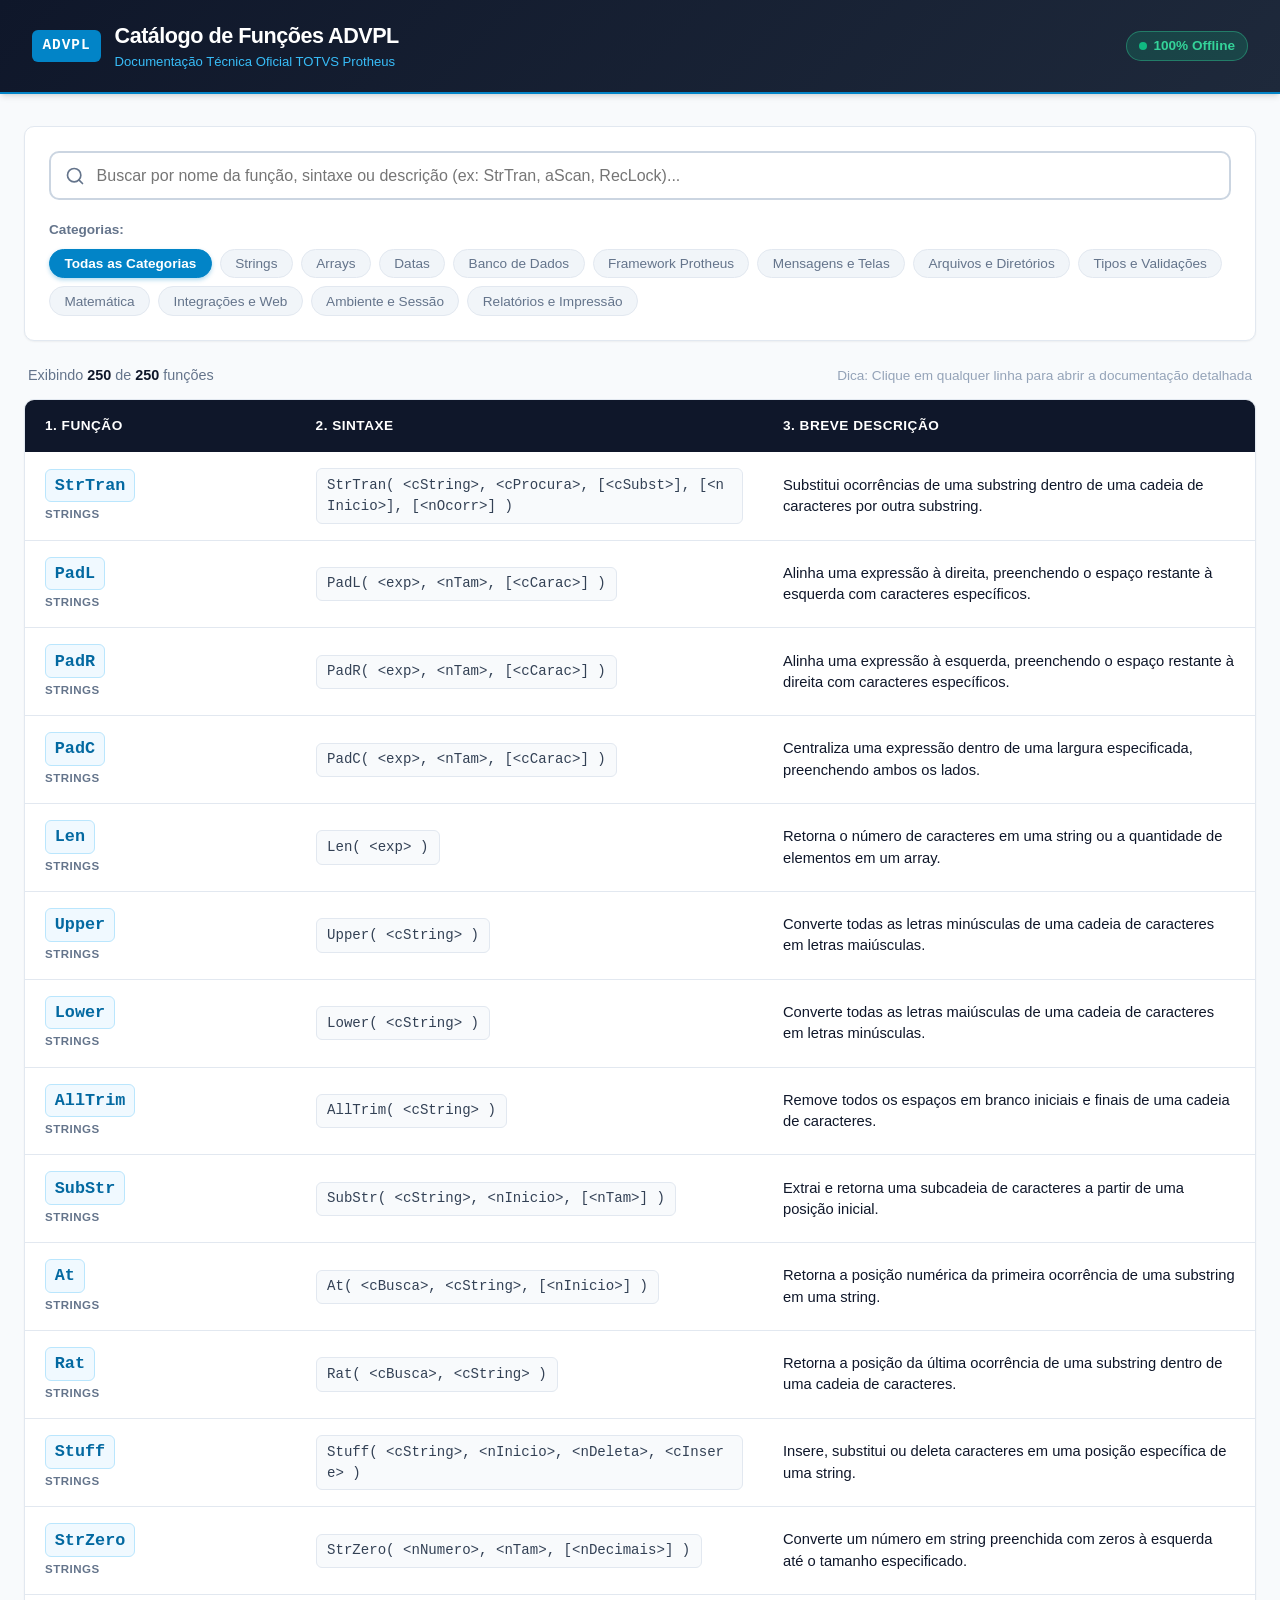
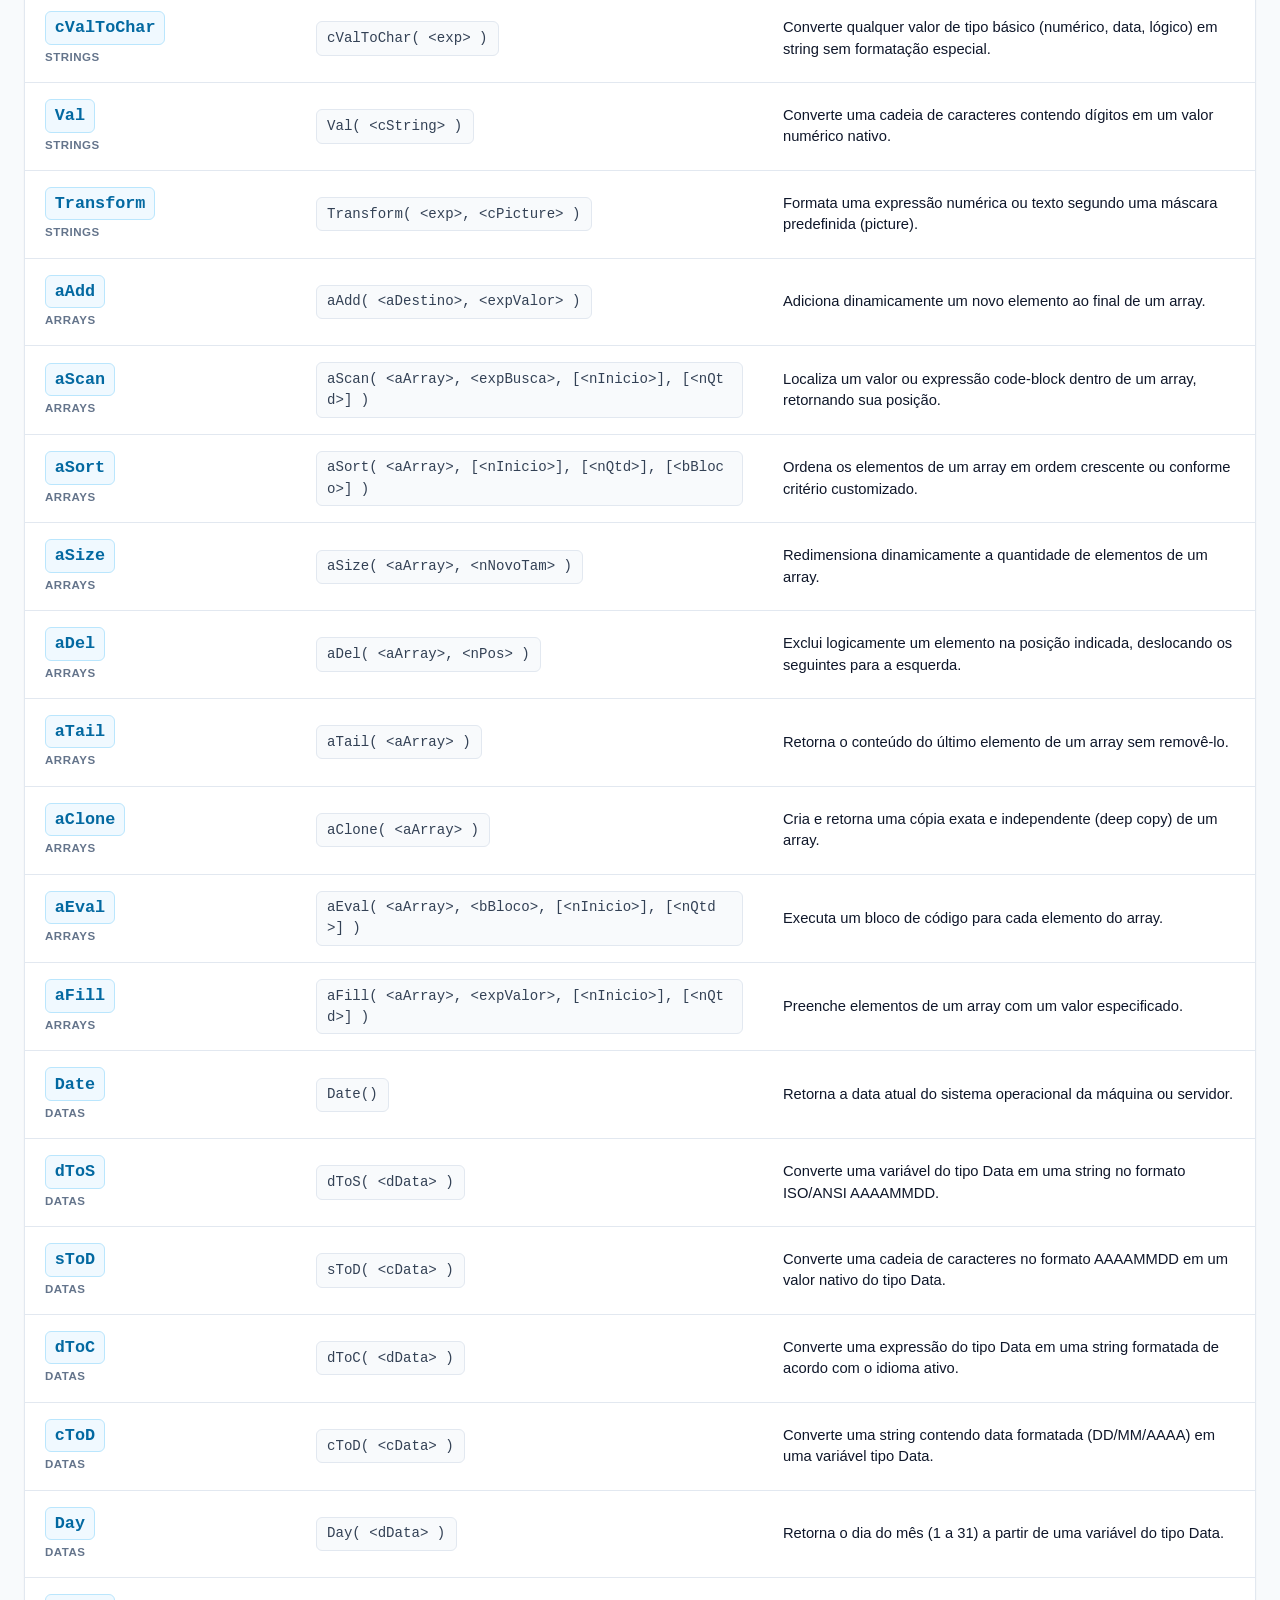
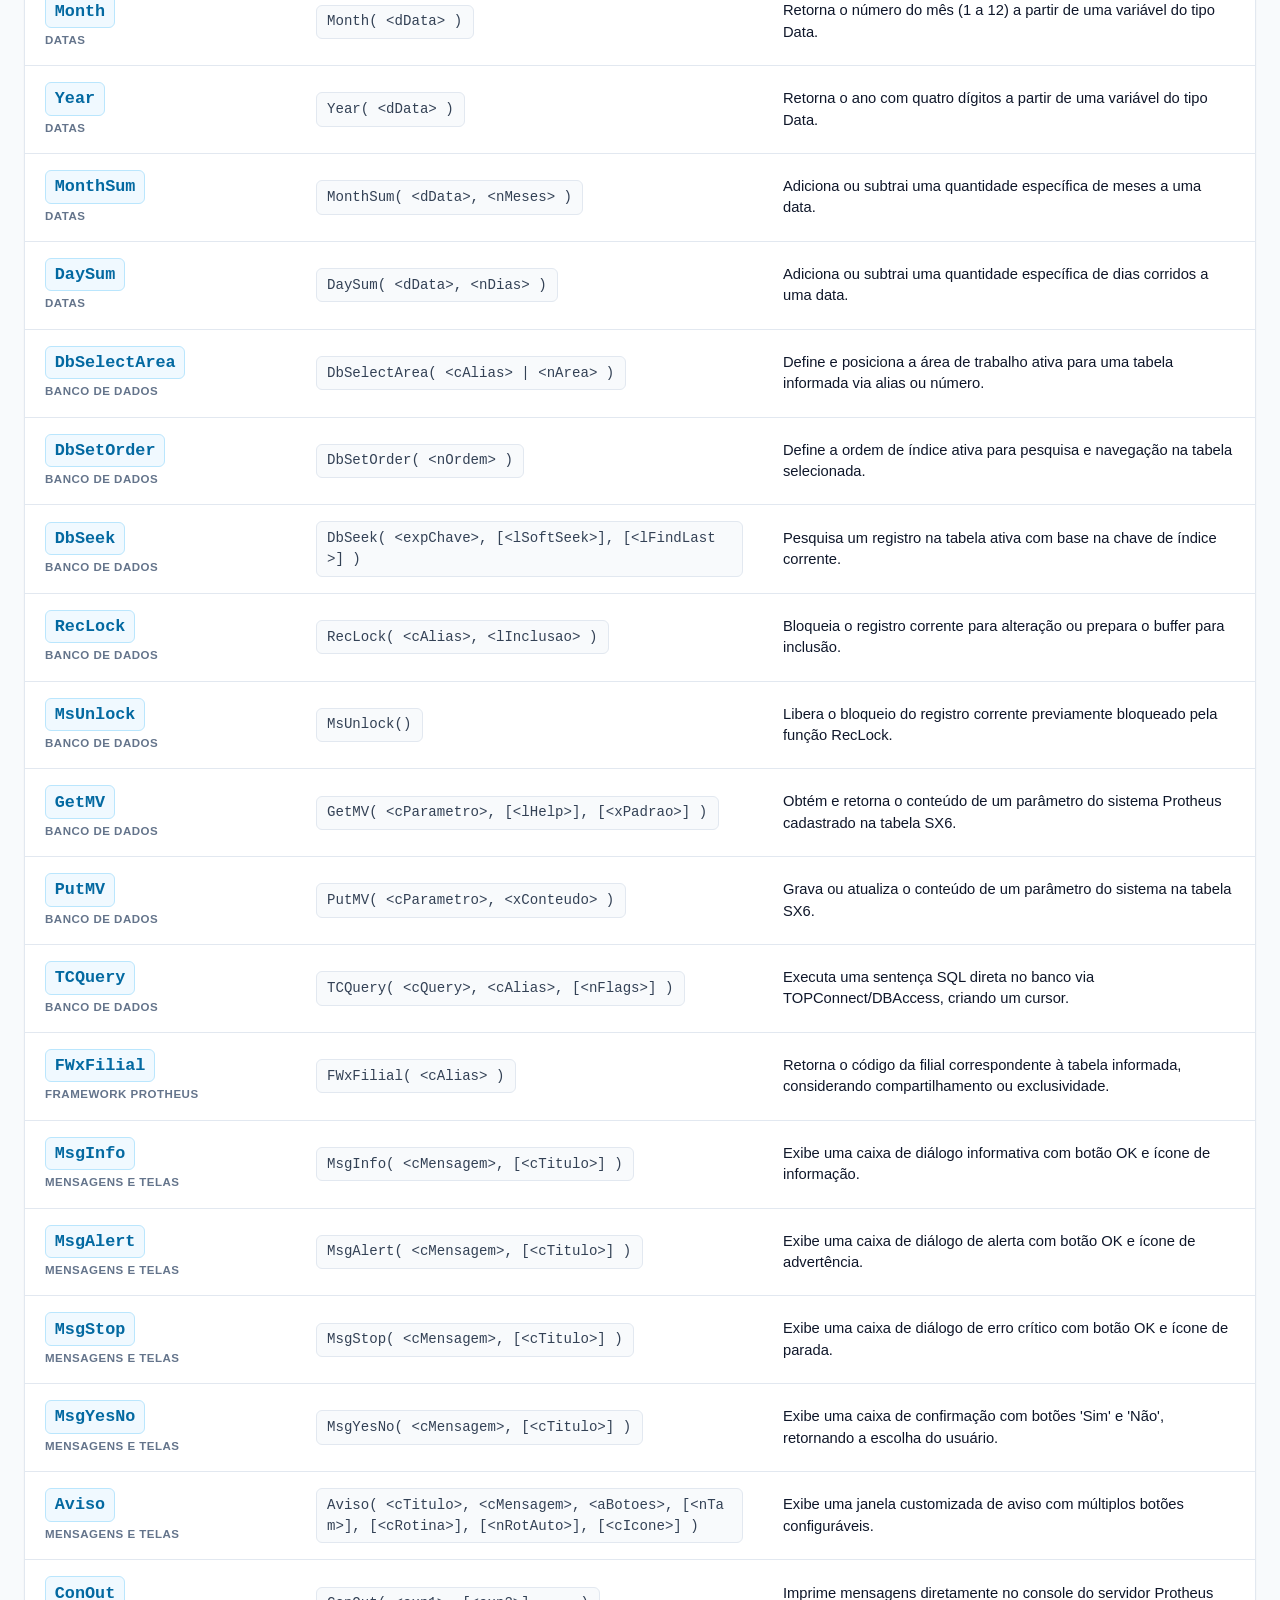
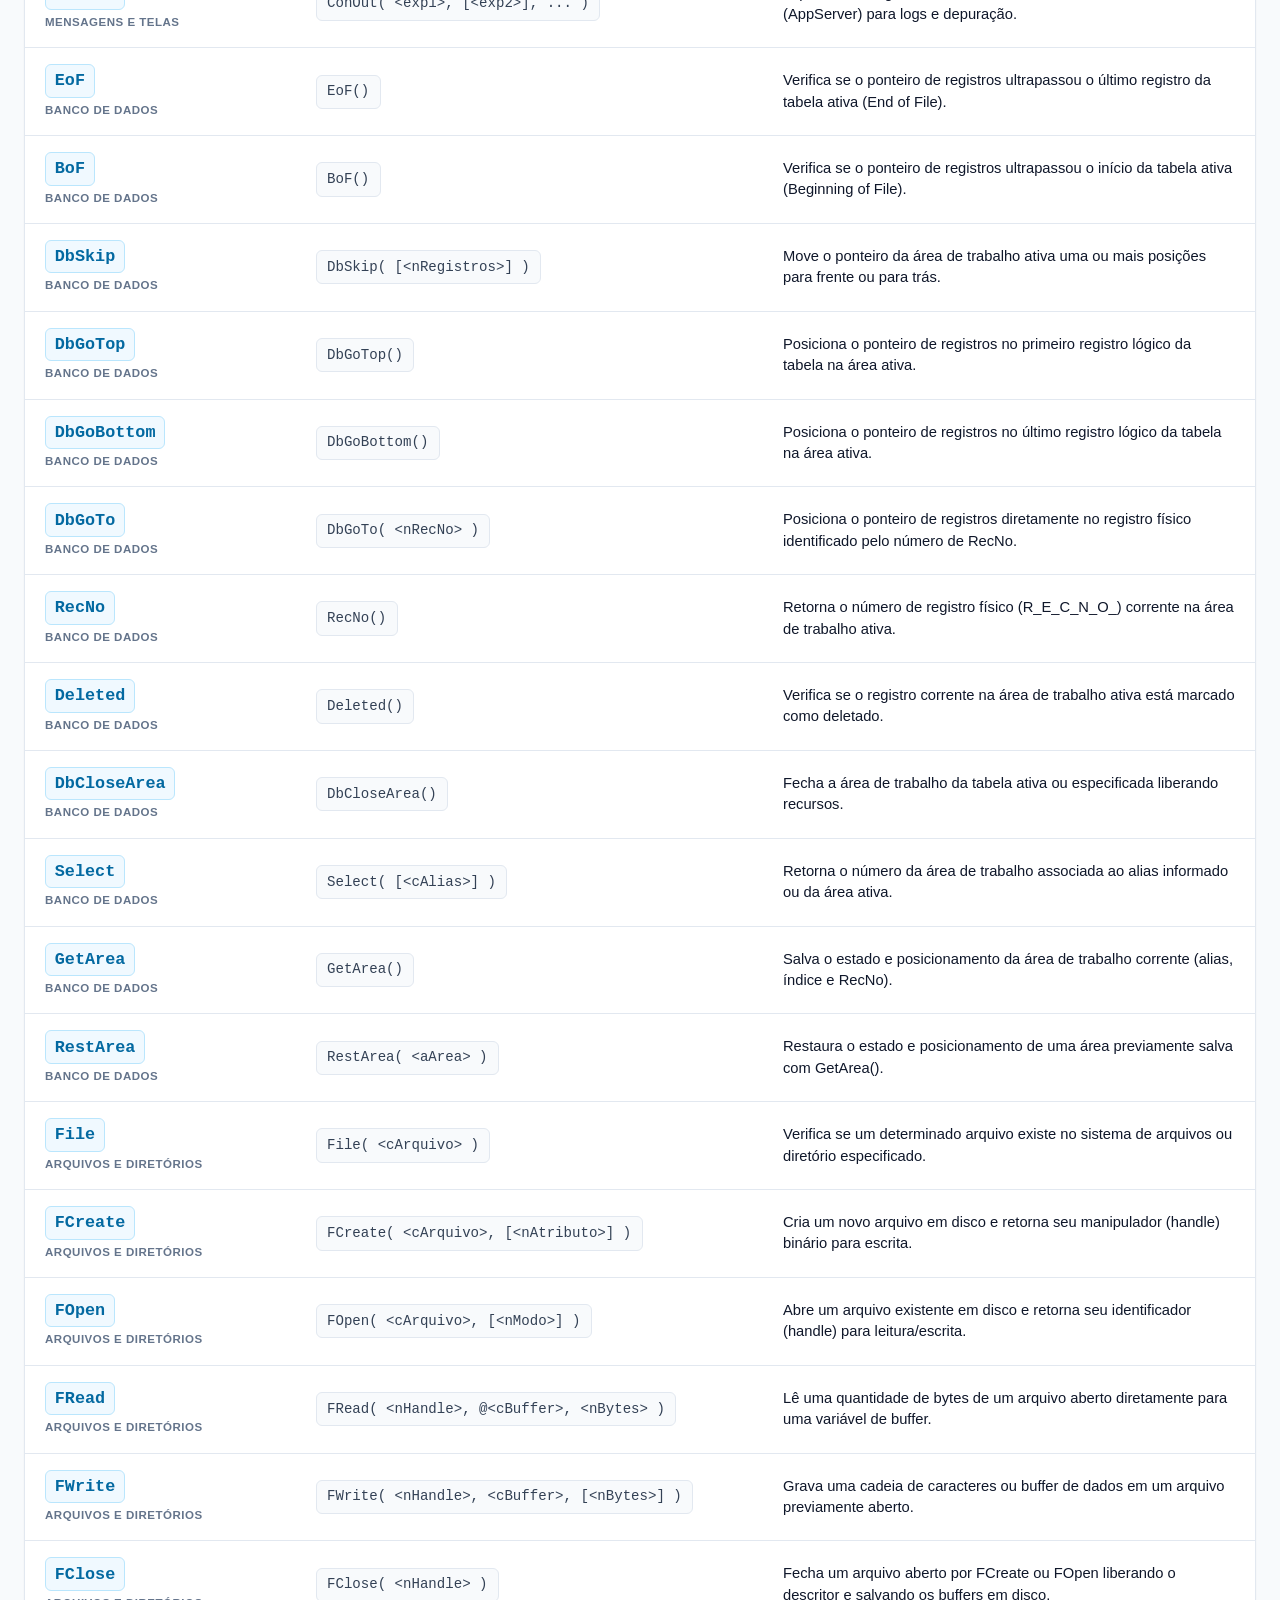
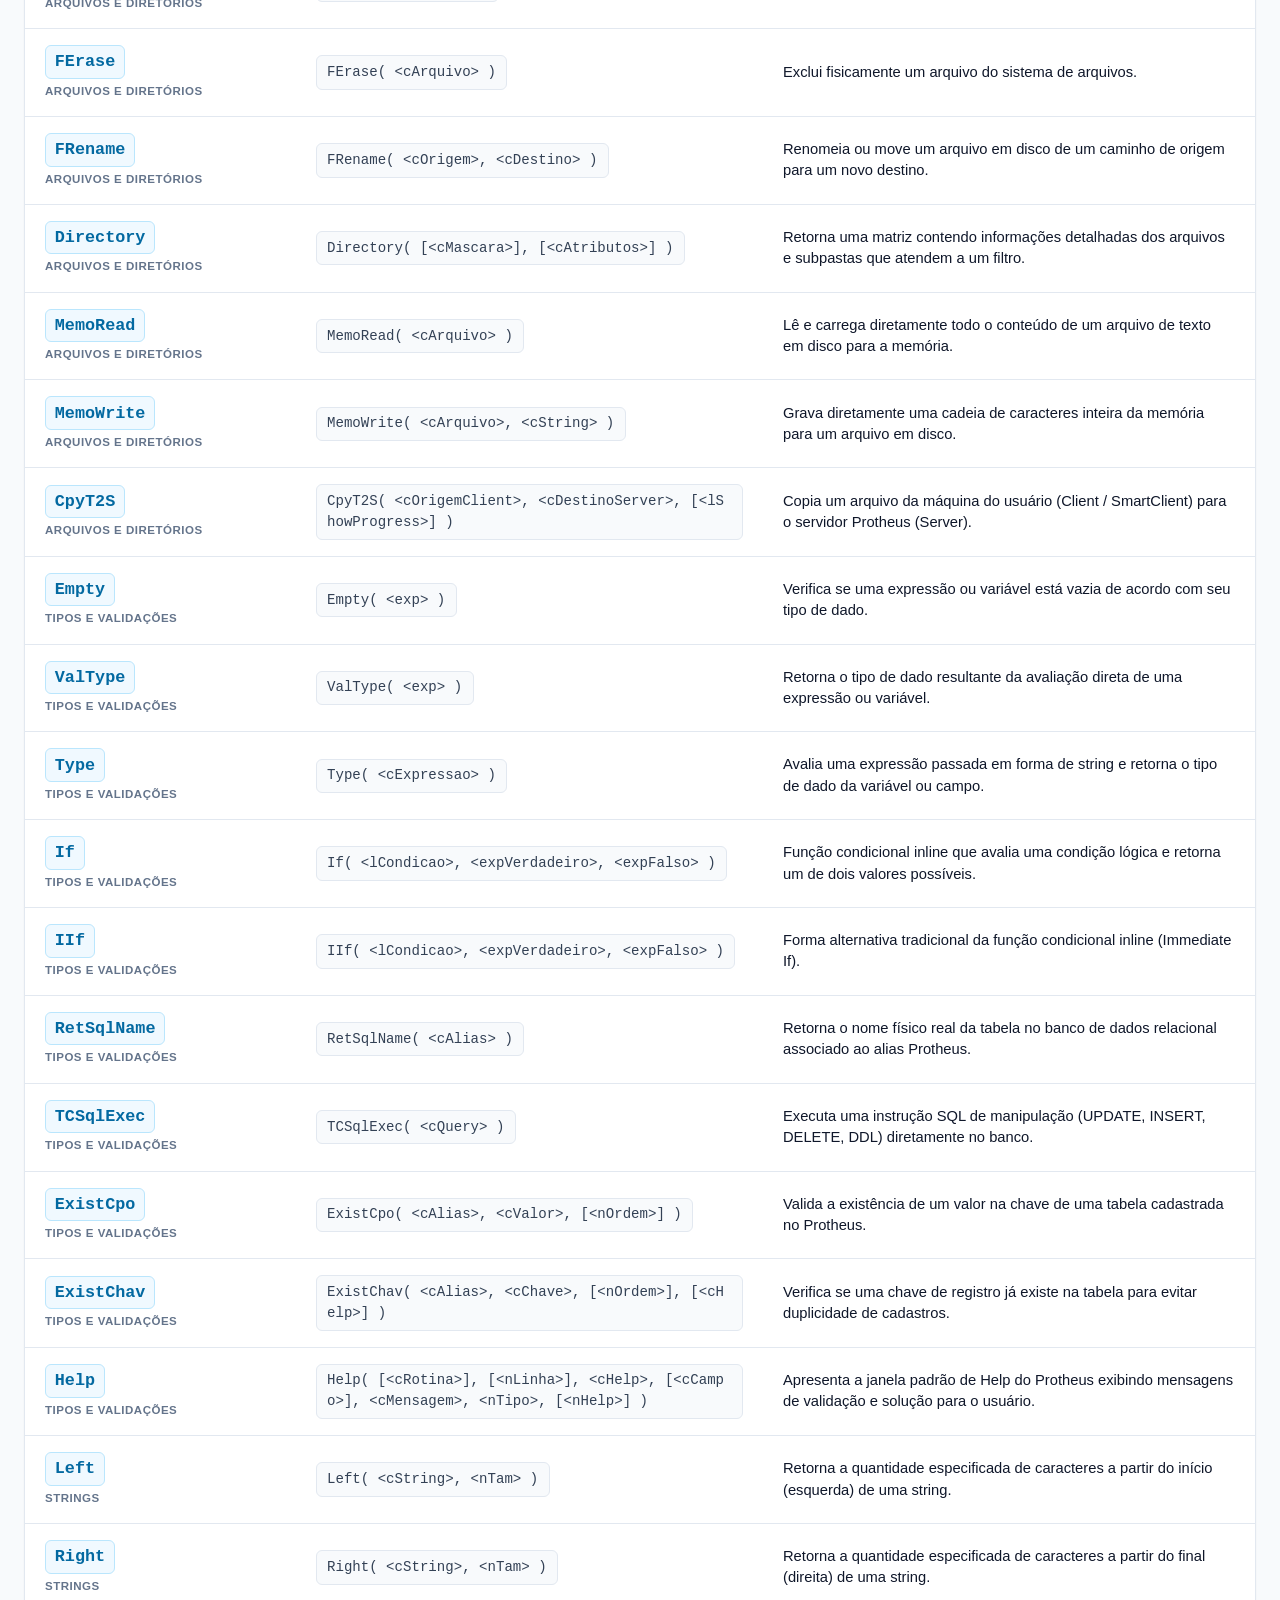
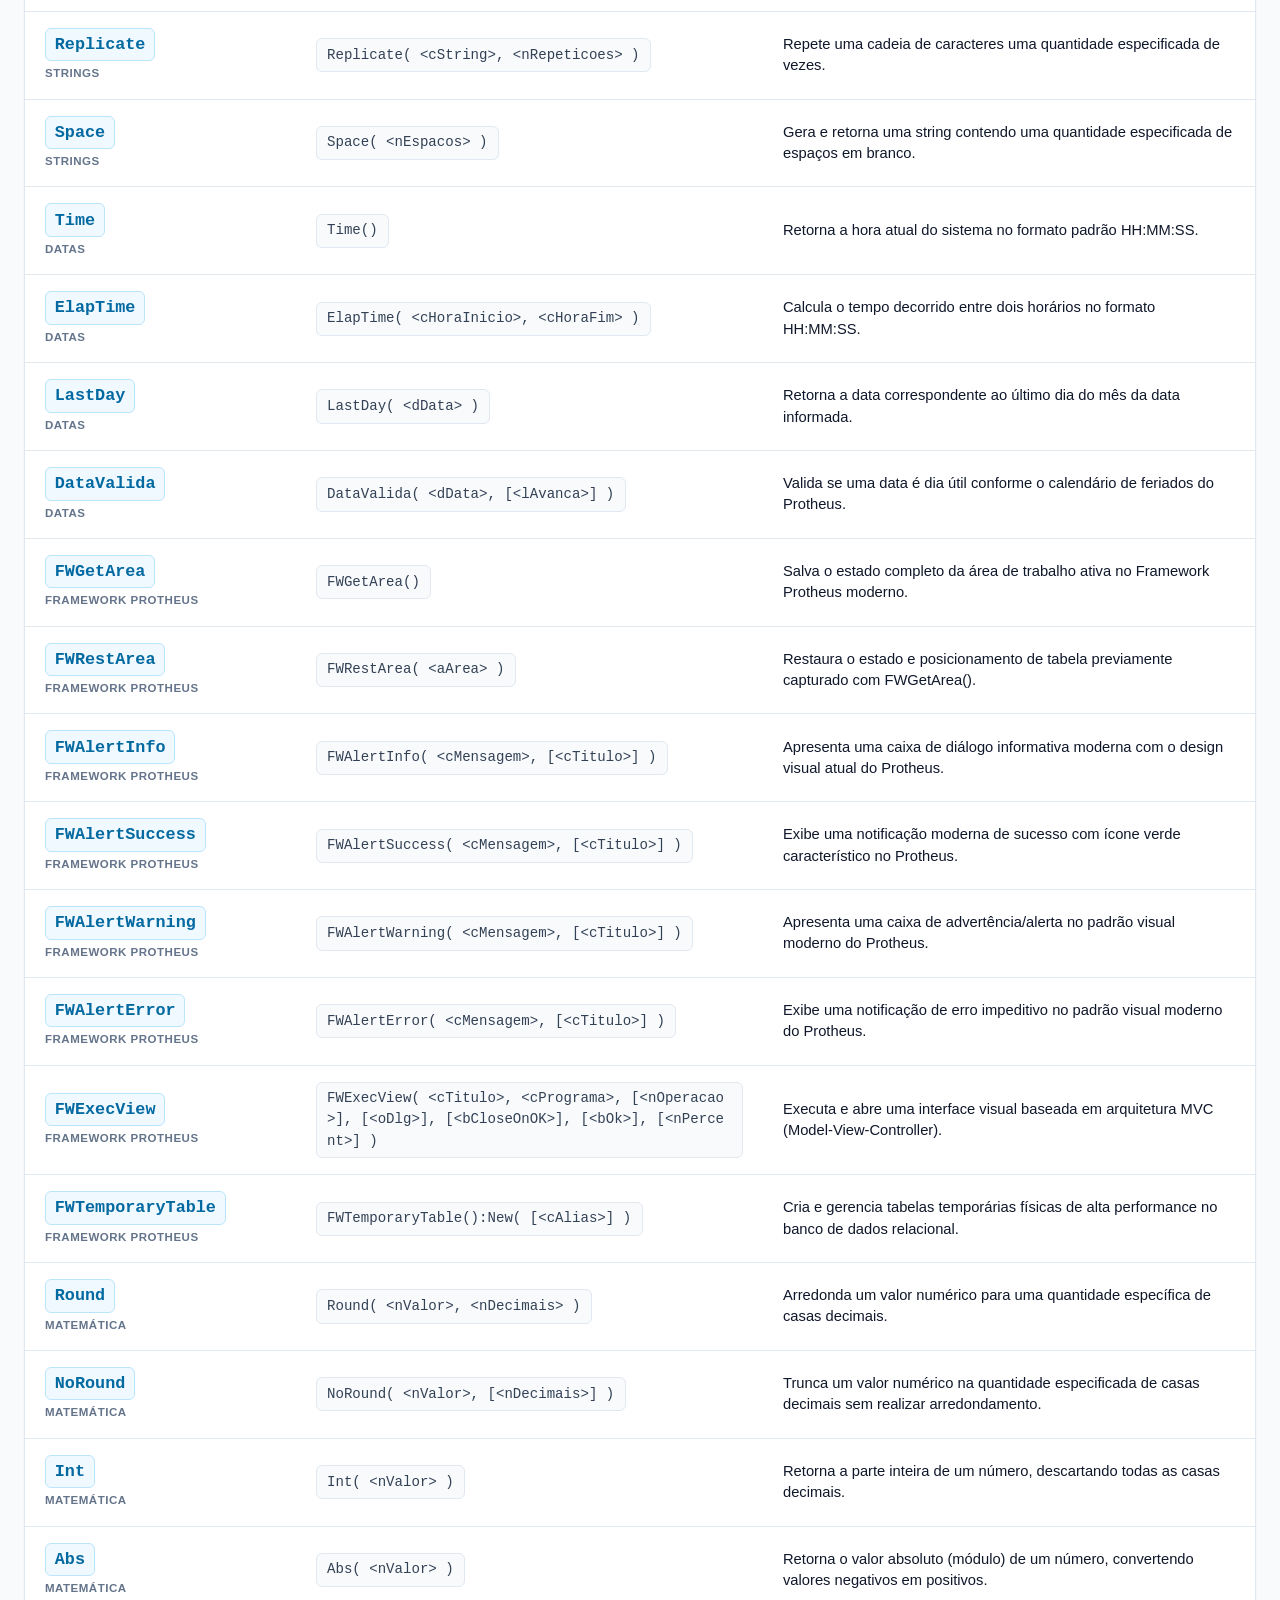
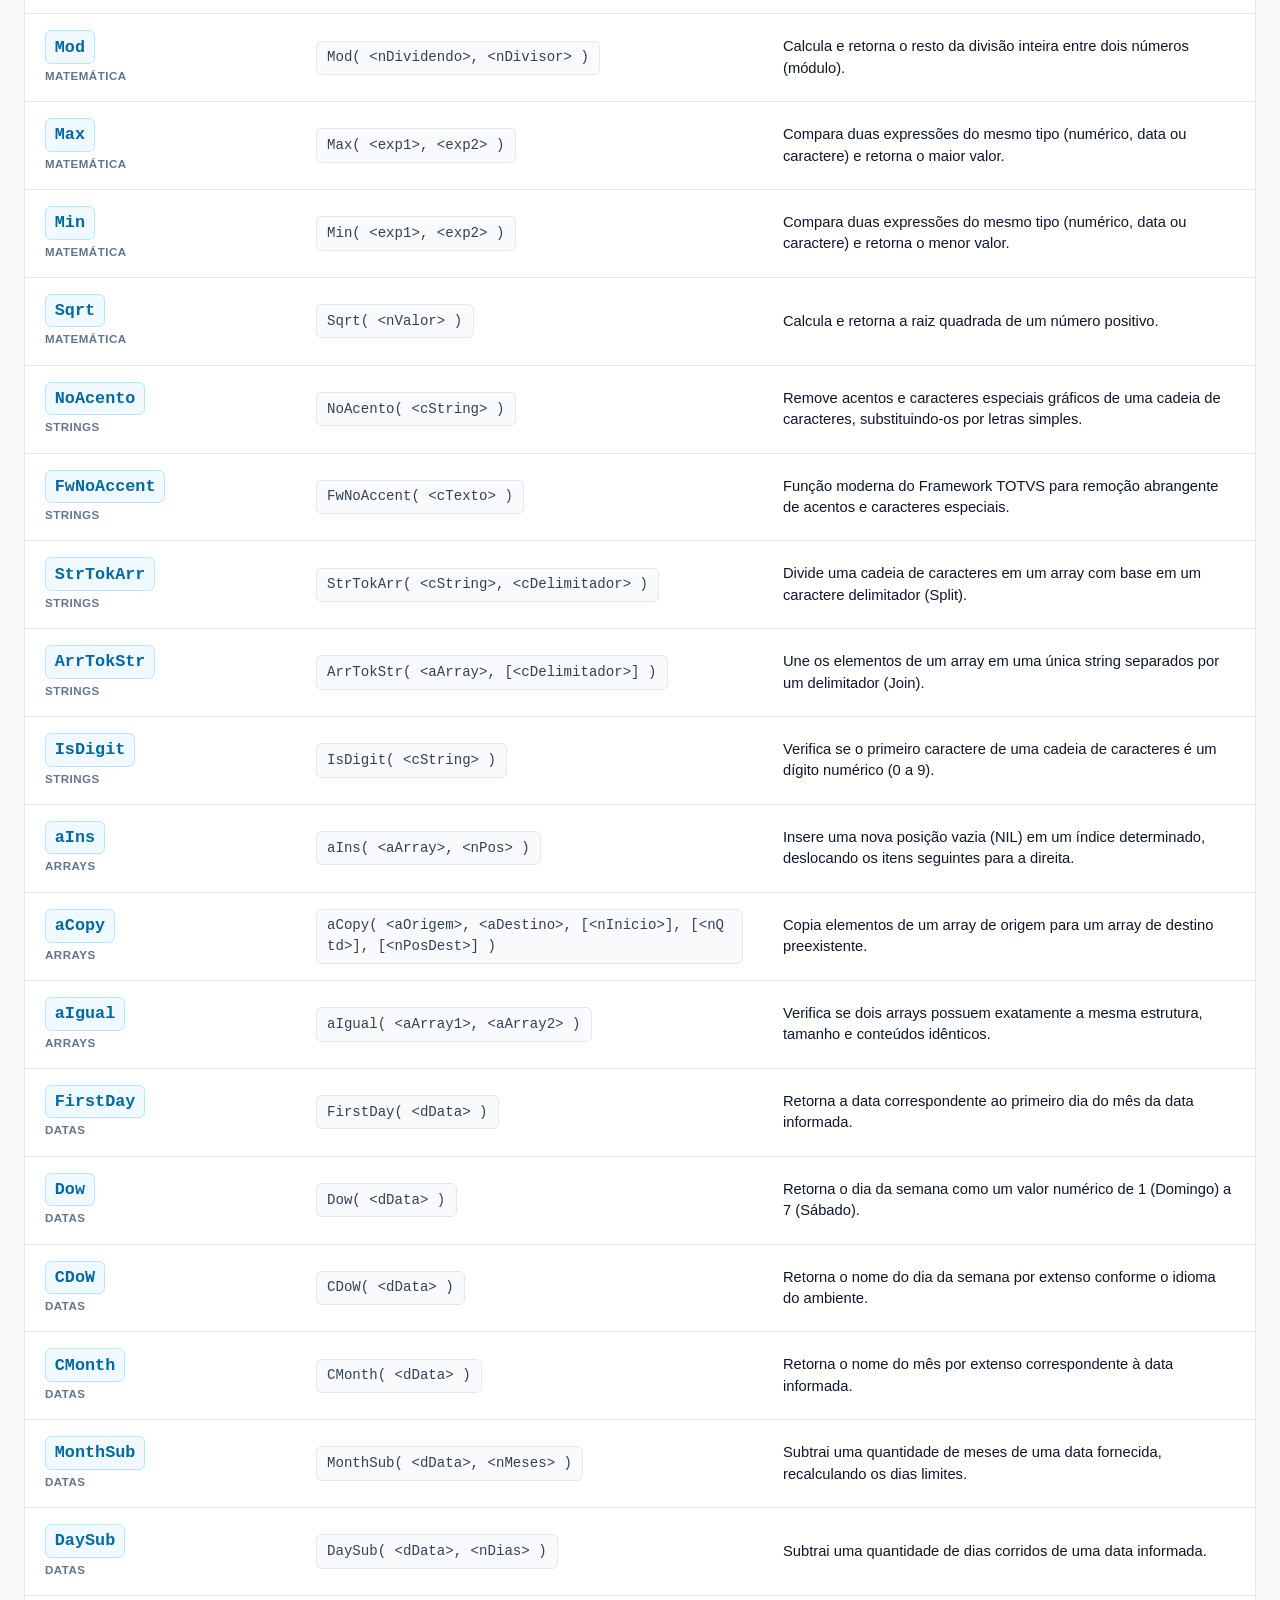
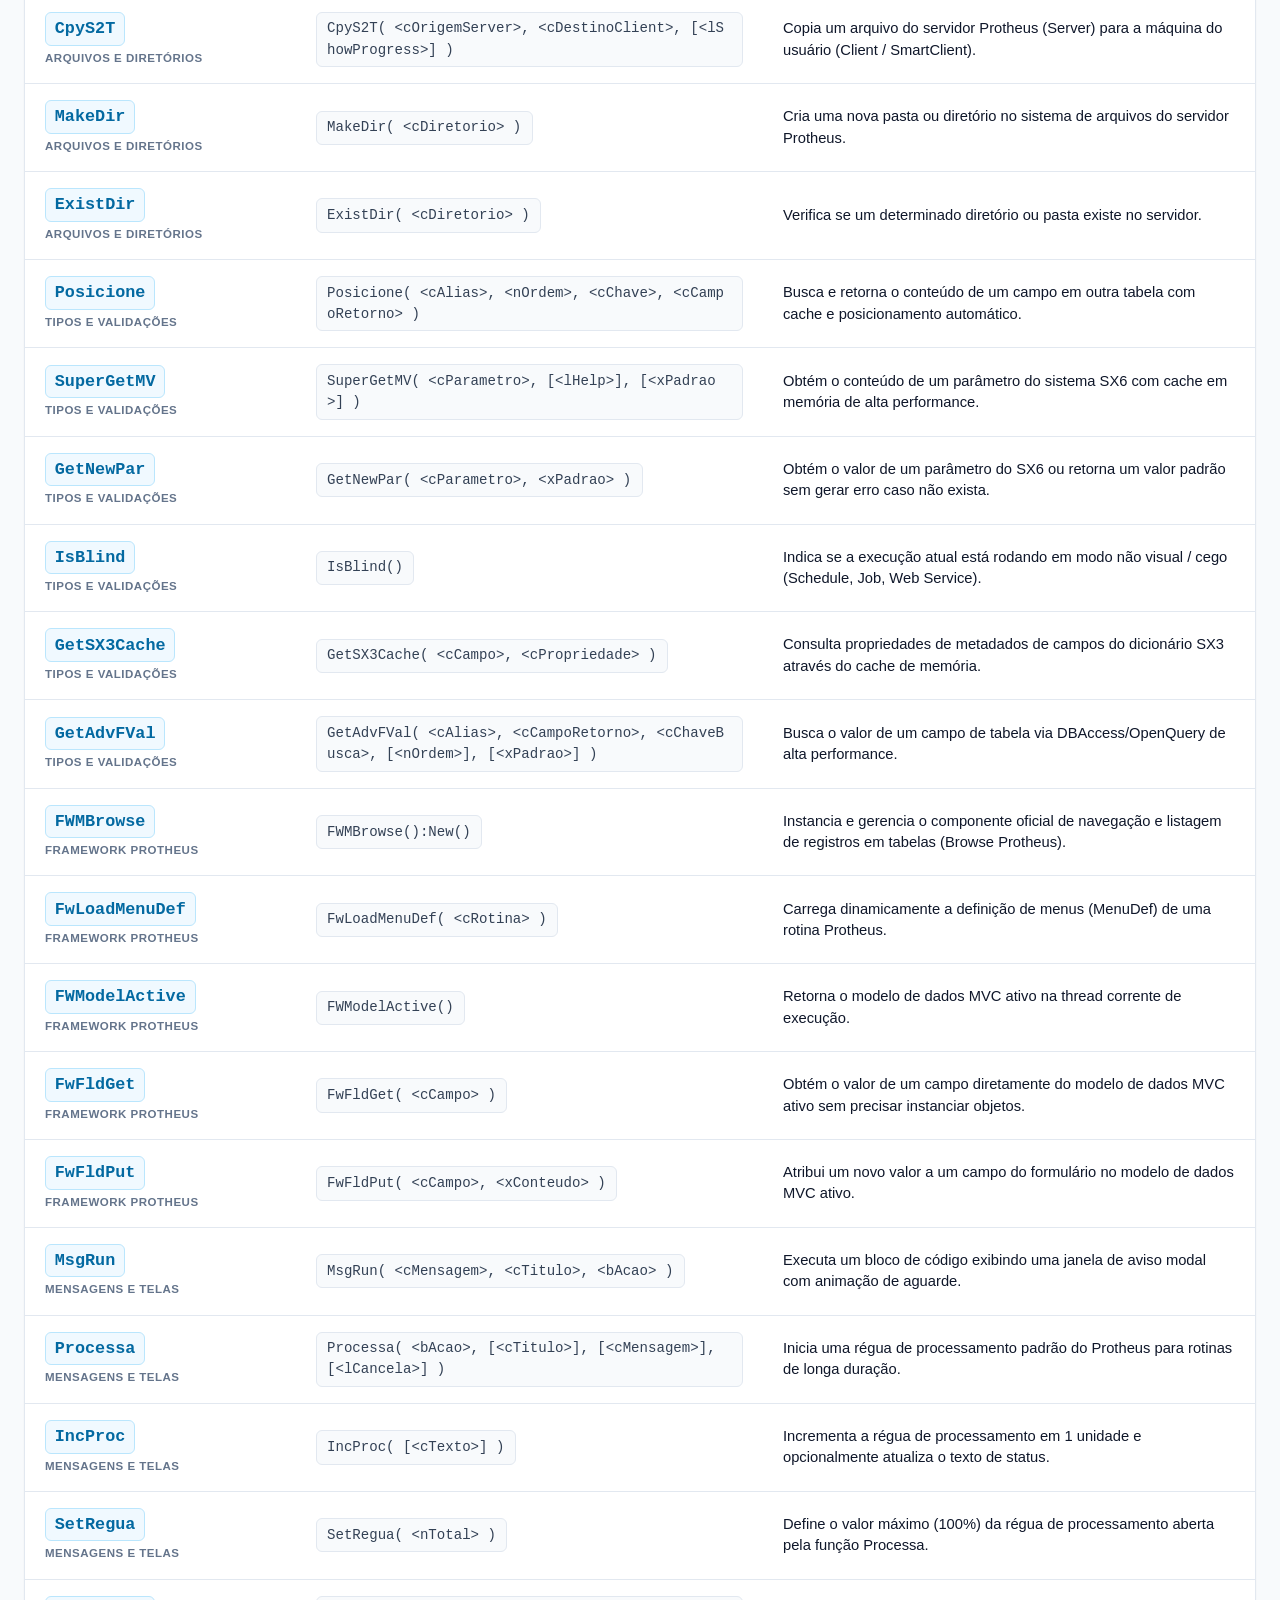
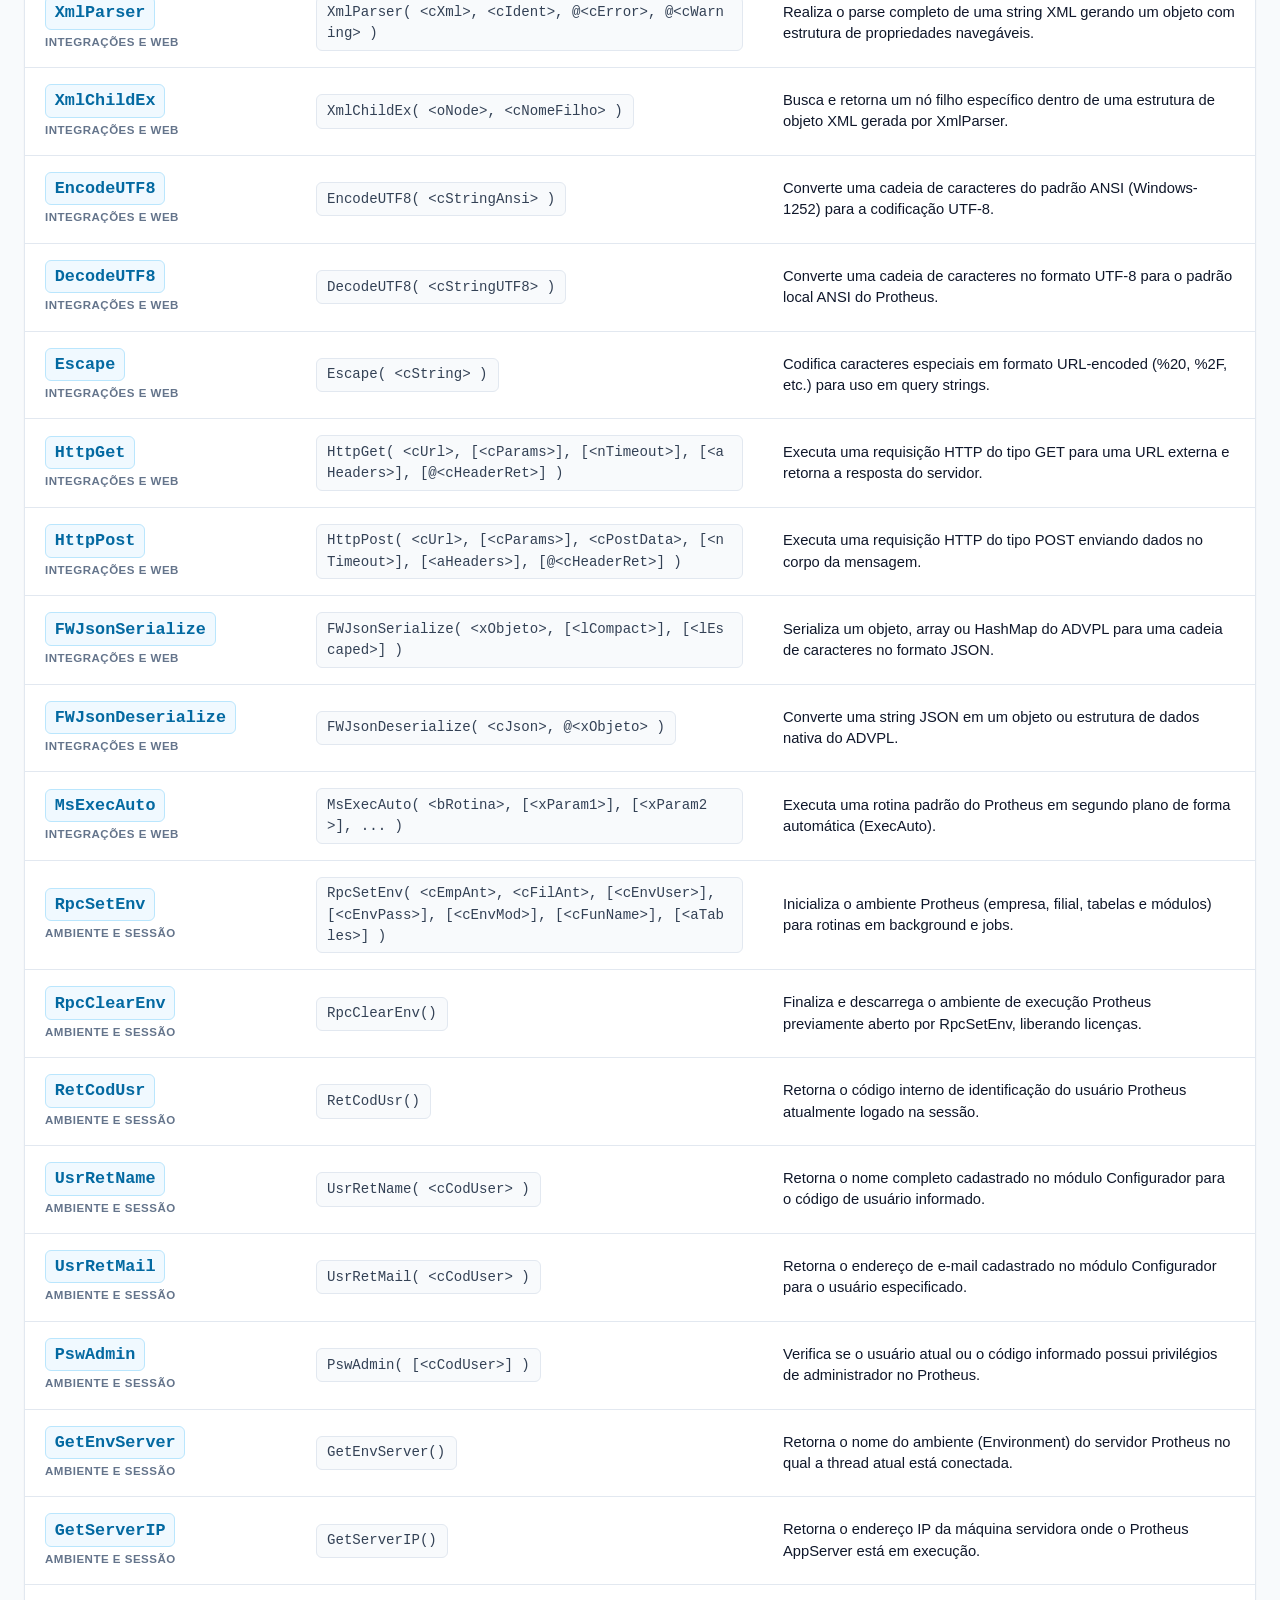
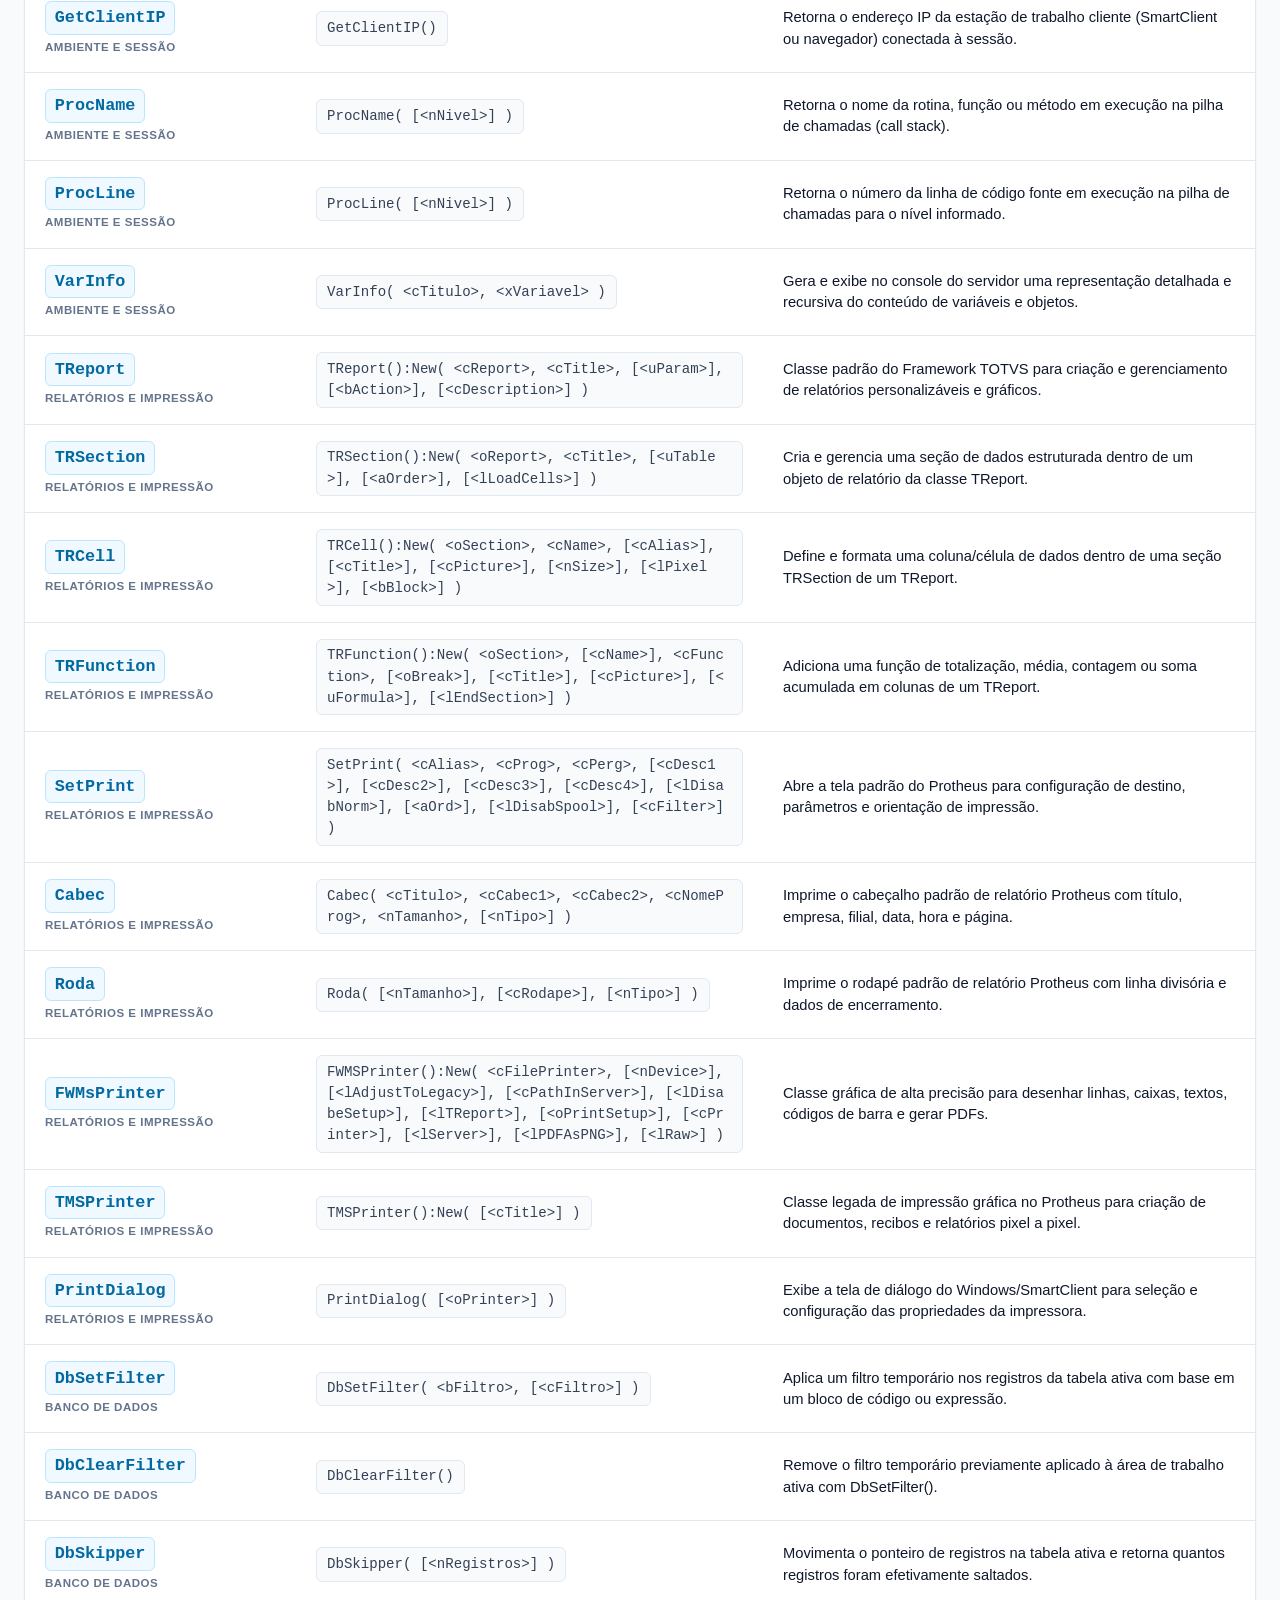
<file: index.html>
<!DOCTYPE html>
<html lang="pt-BR">
  <head>
    <meta charset="UTF-8" />
    <meta http-equiv="refresh" content="0; url=documentacao_advpl.html" />
    <title>Catálogo de Funções ADVPL / TOTVS Protheus</title>
  </head>
  <body>
    <p>Redirecionando para o <a href="documentacao_advpl.html">Catálogo ADVPL</a>...</p>
  </body>
</html>
</file>
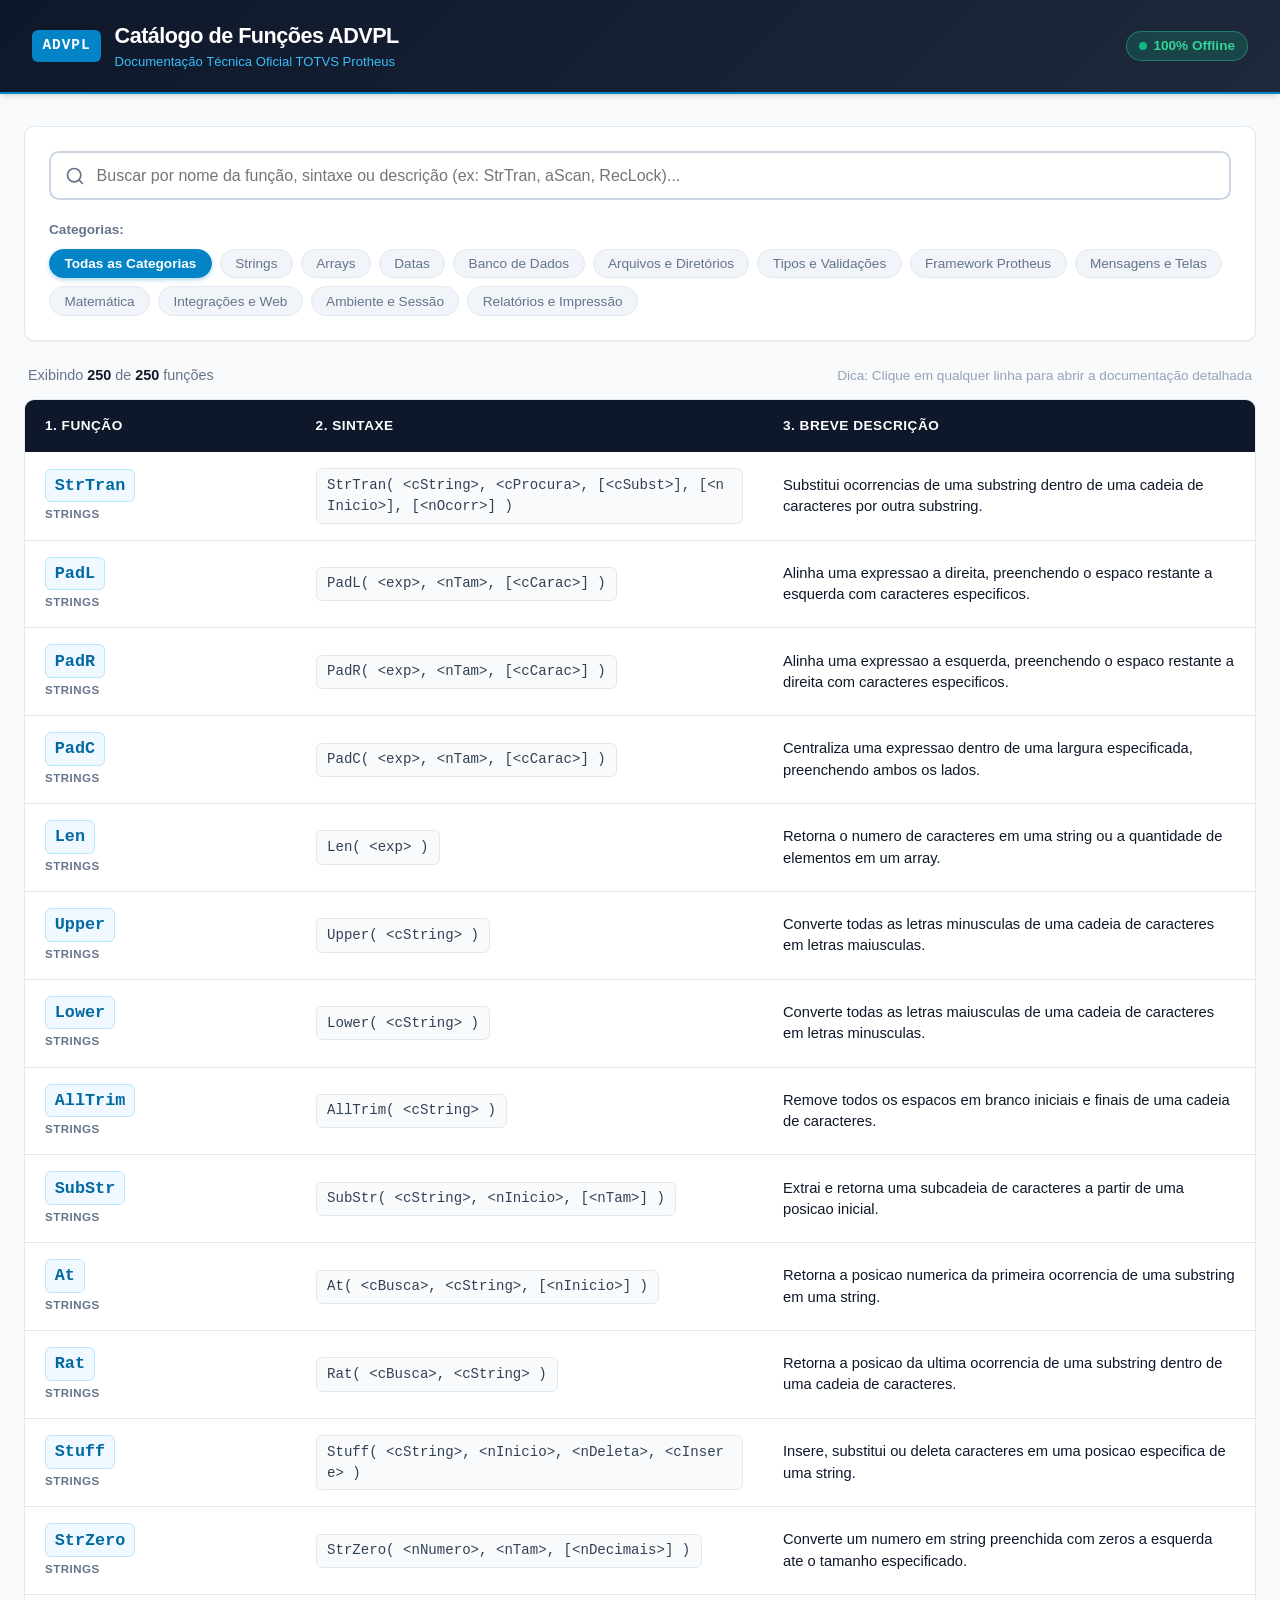
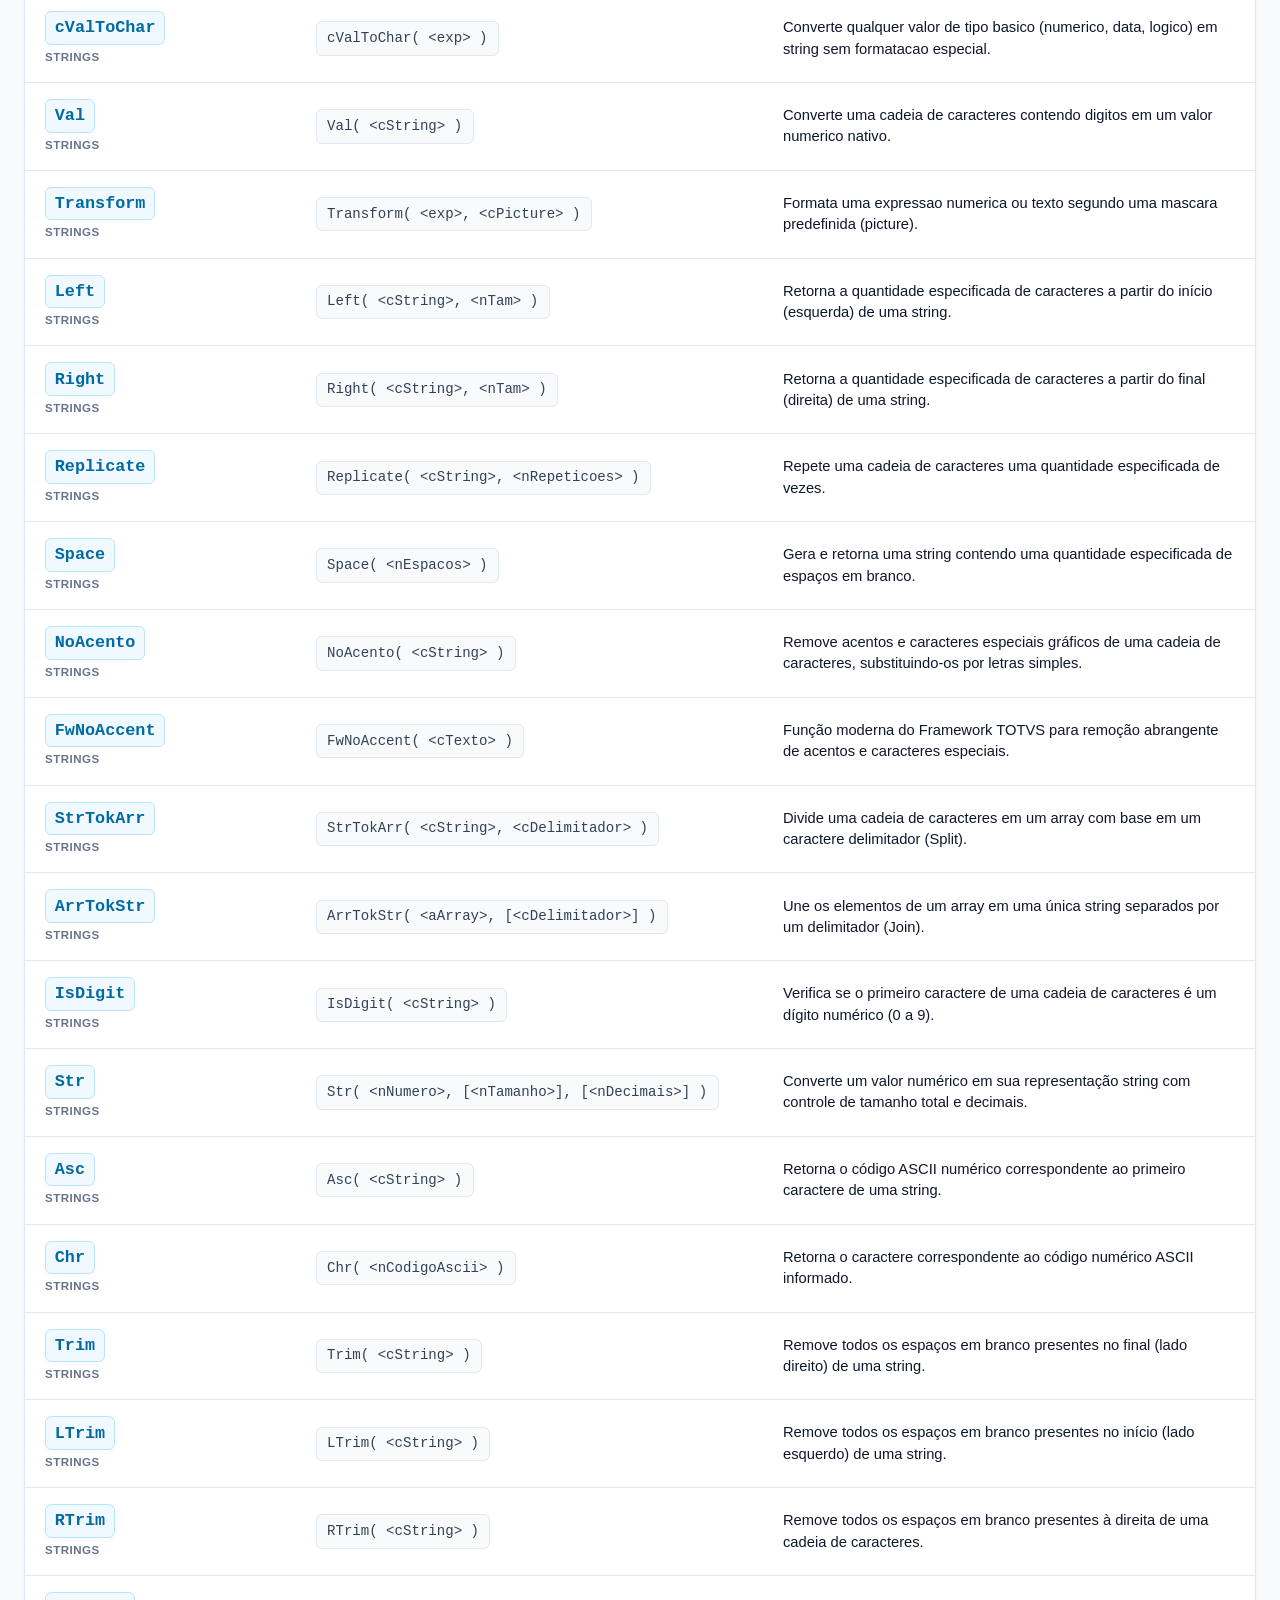
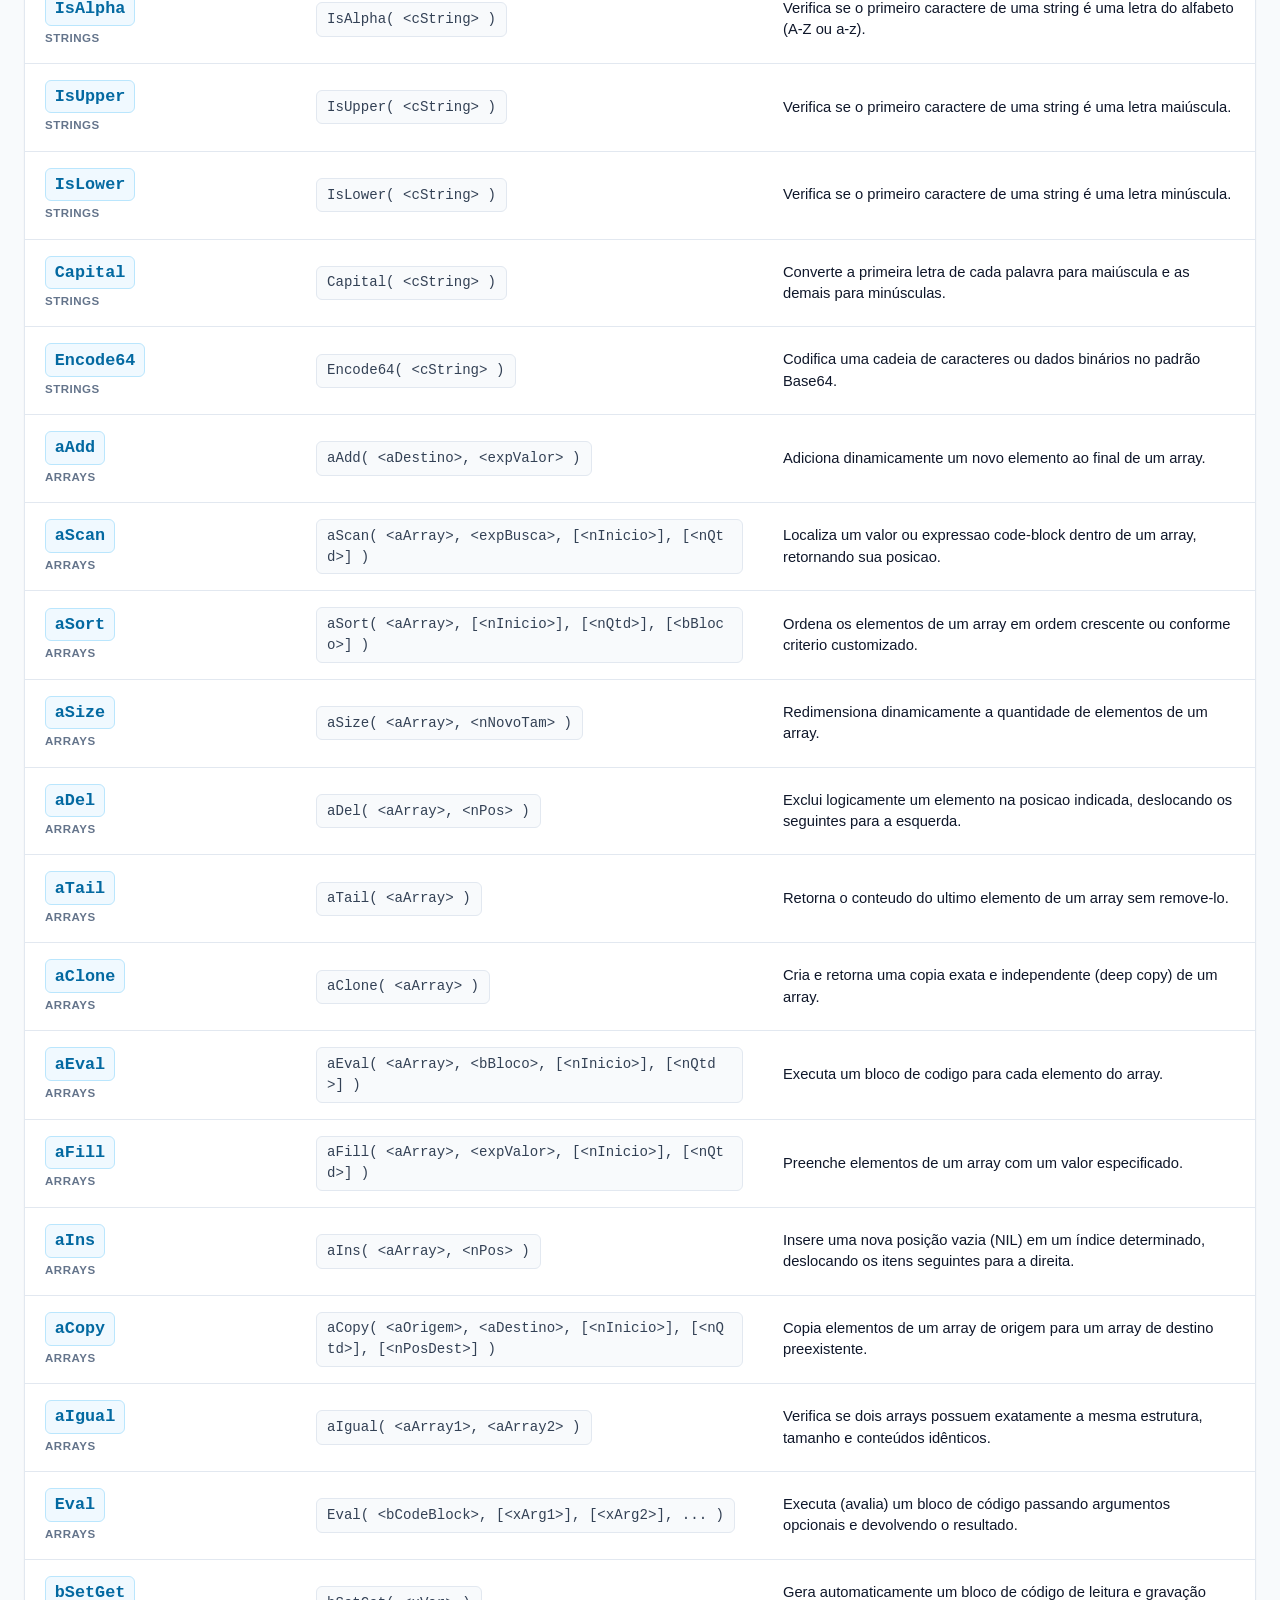
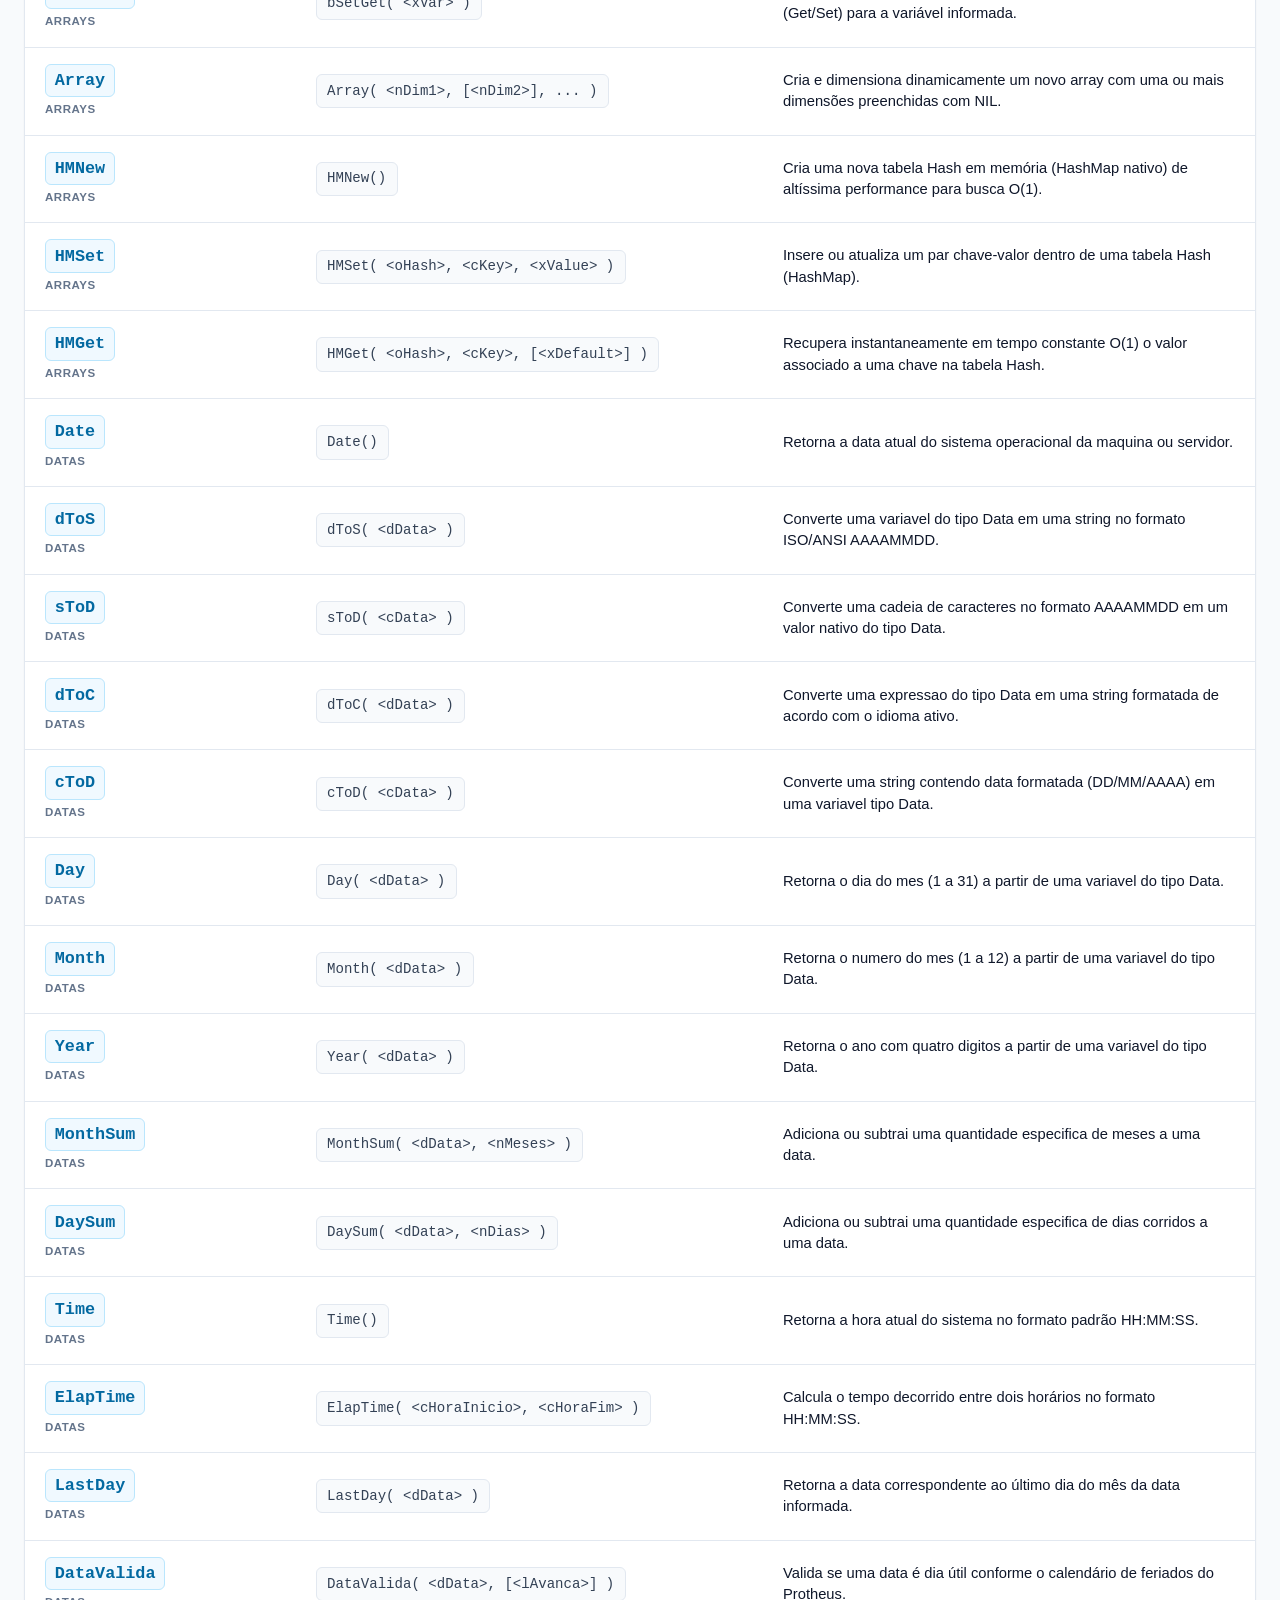
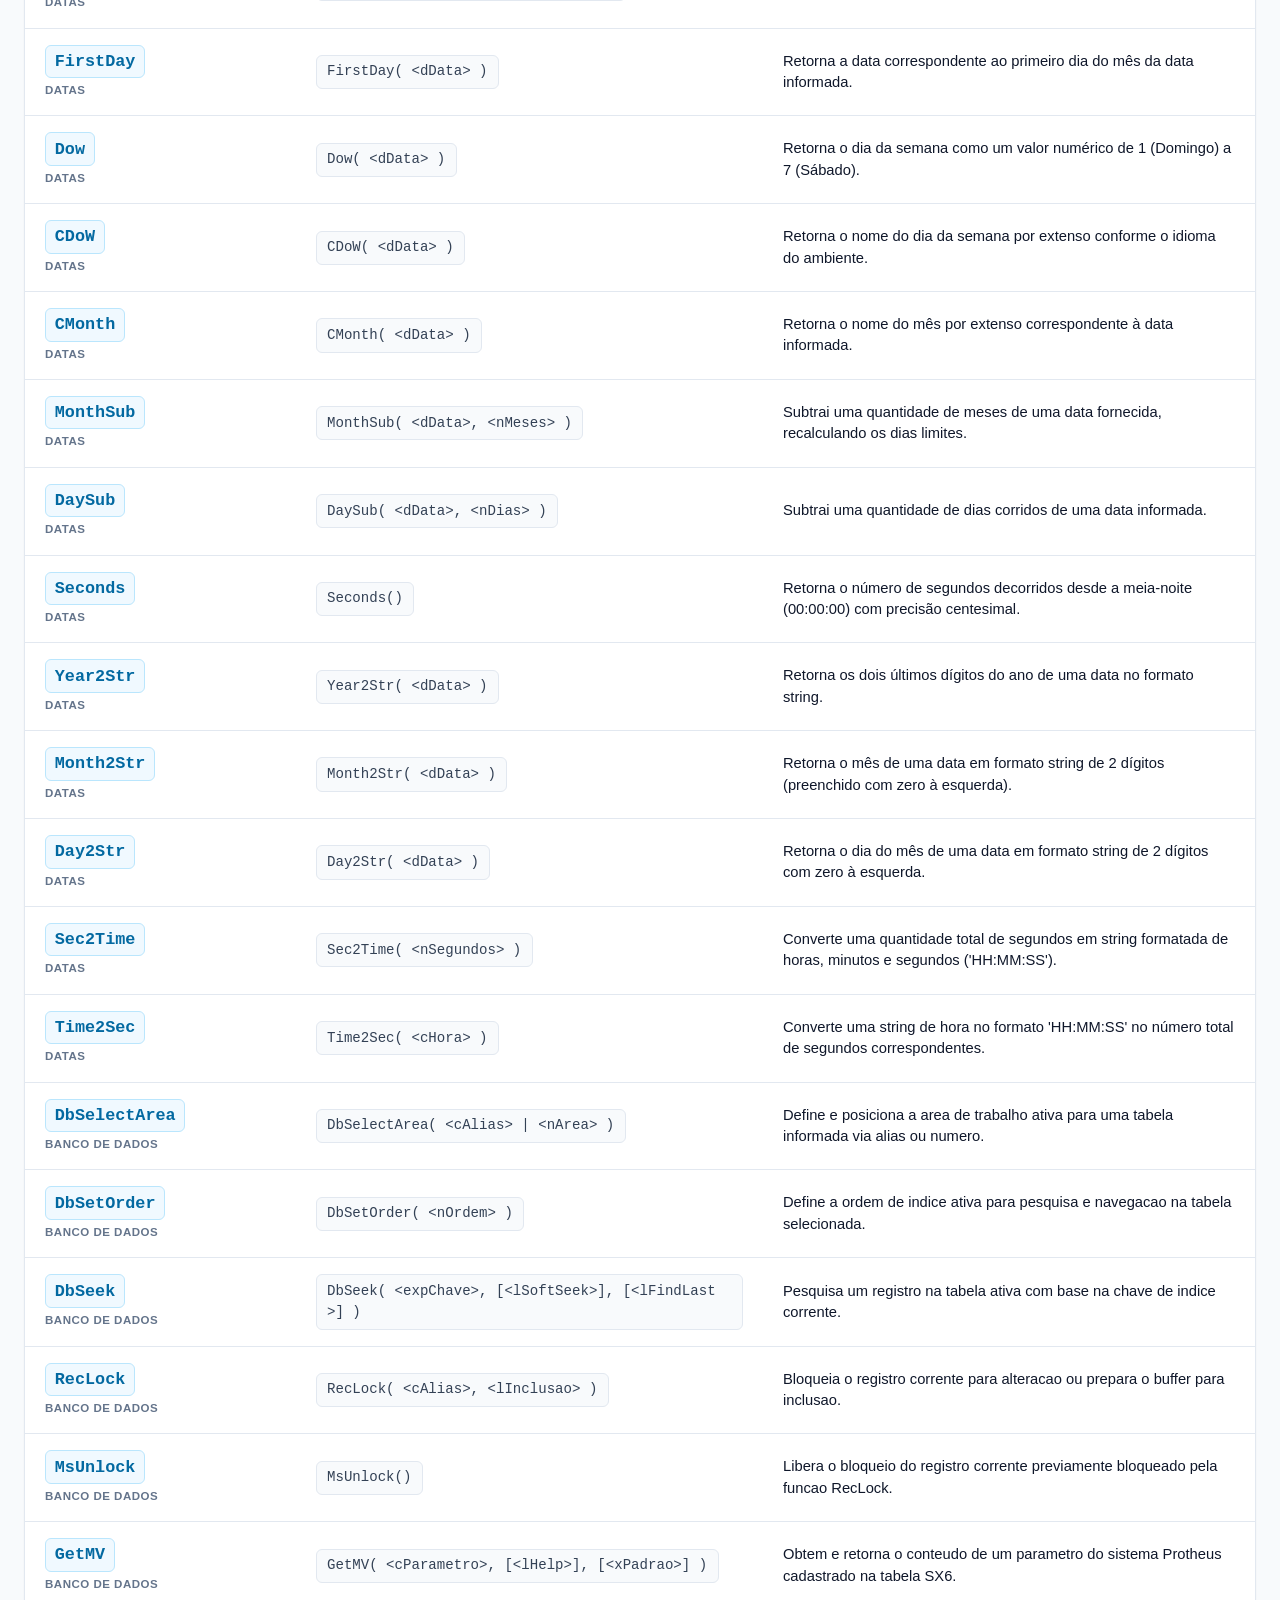
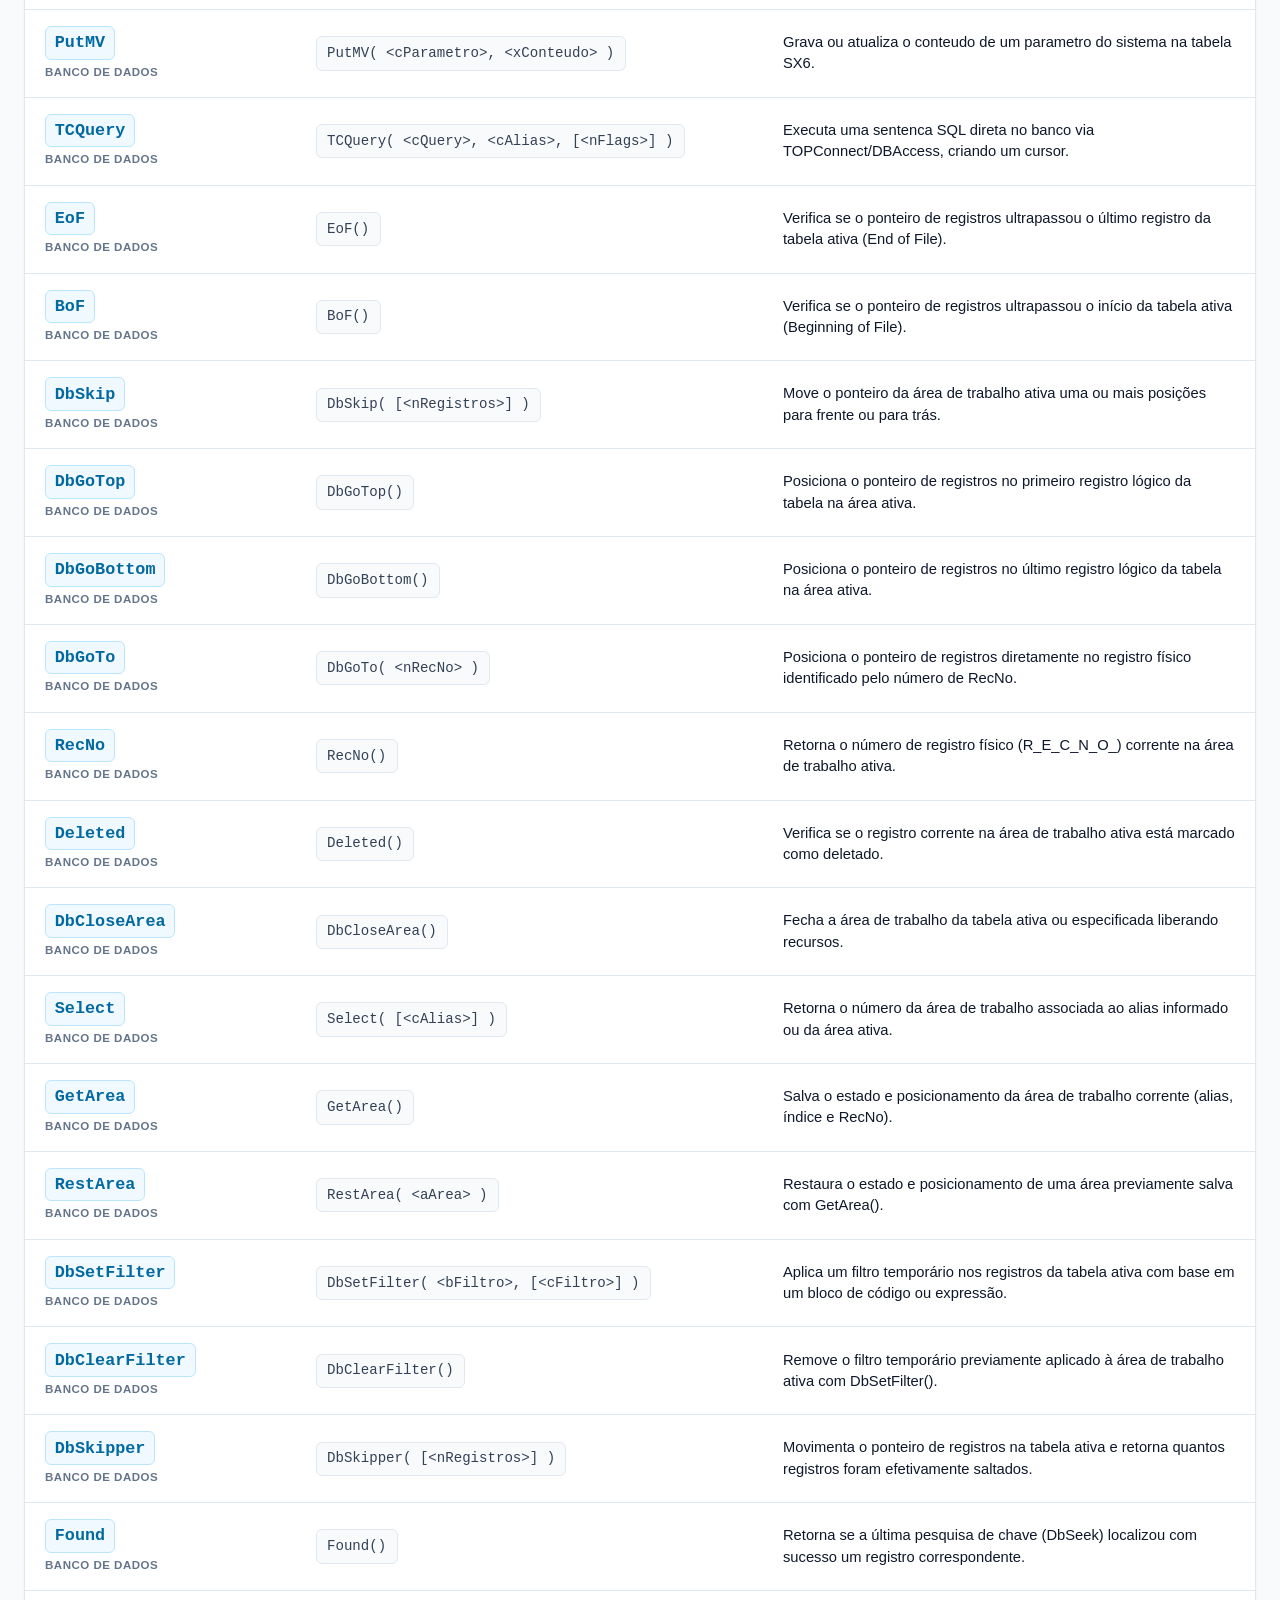
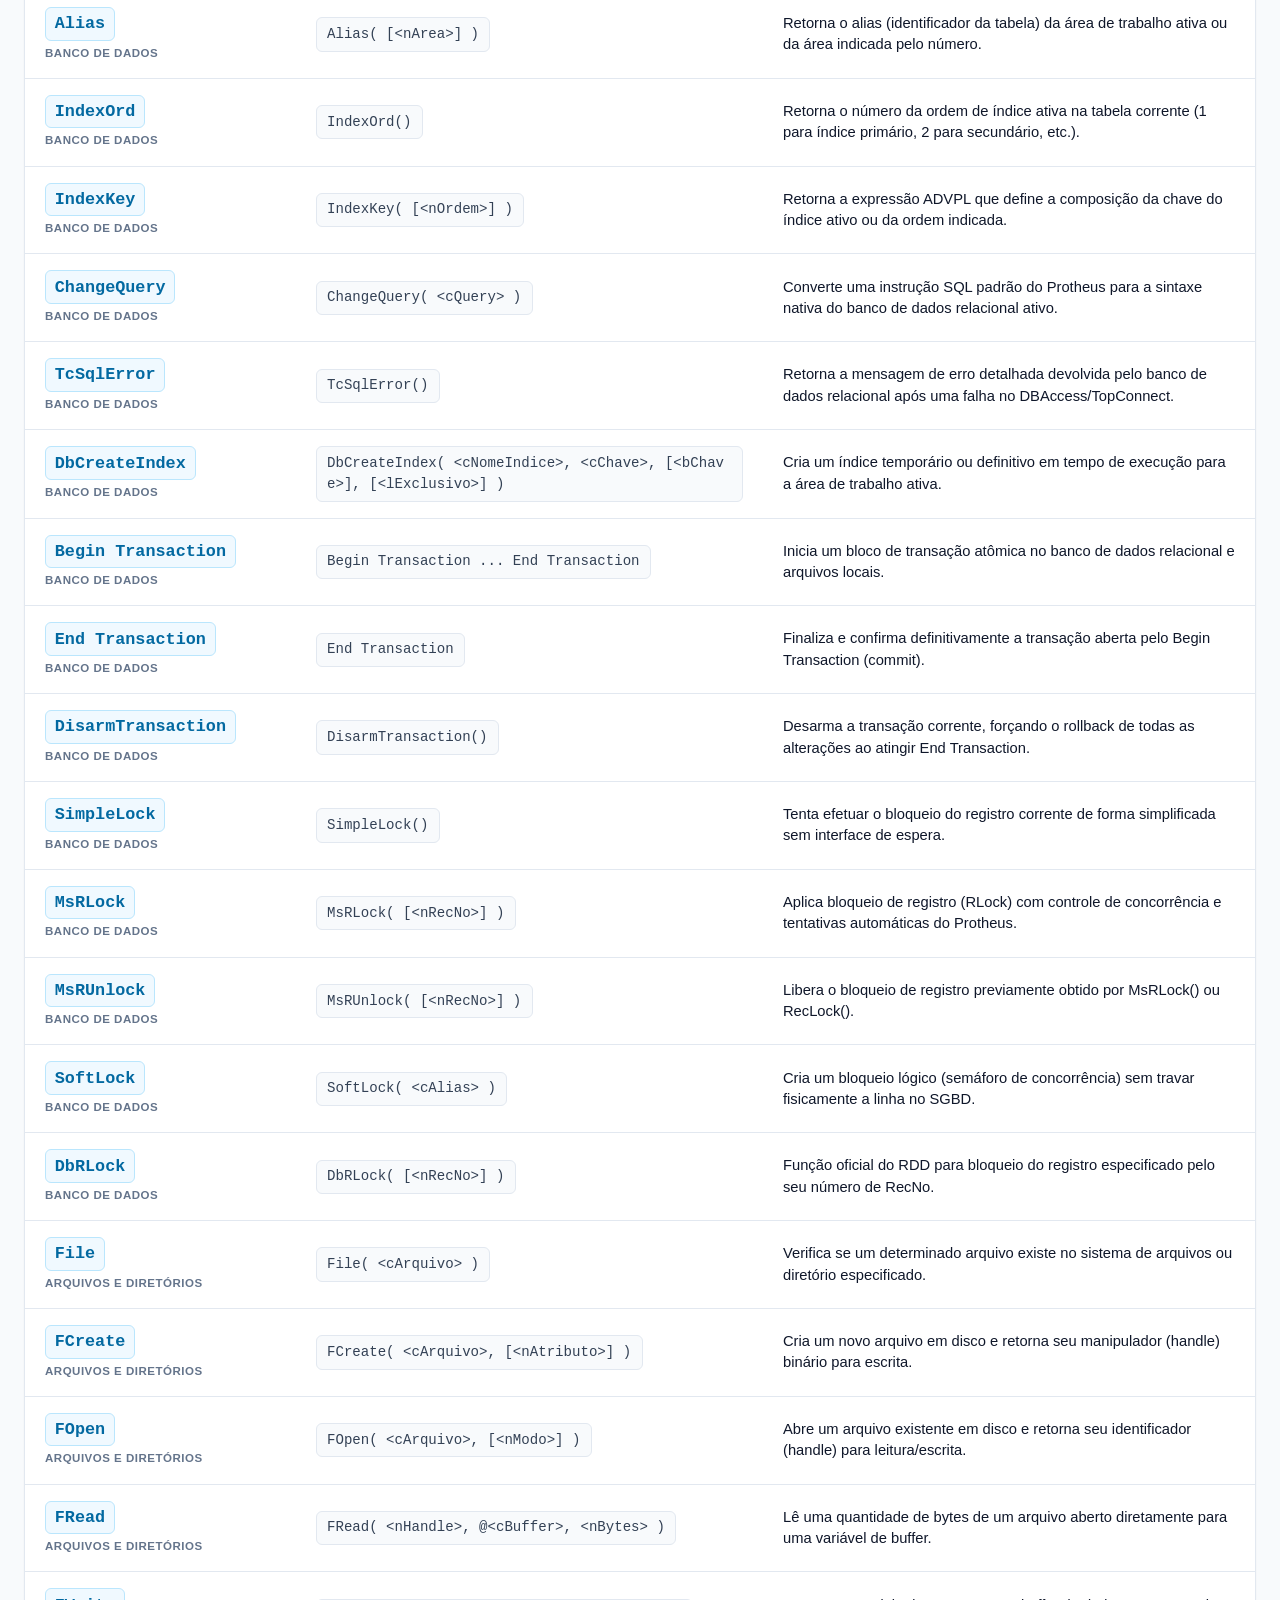
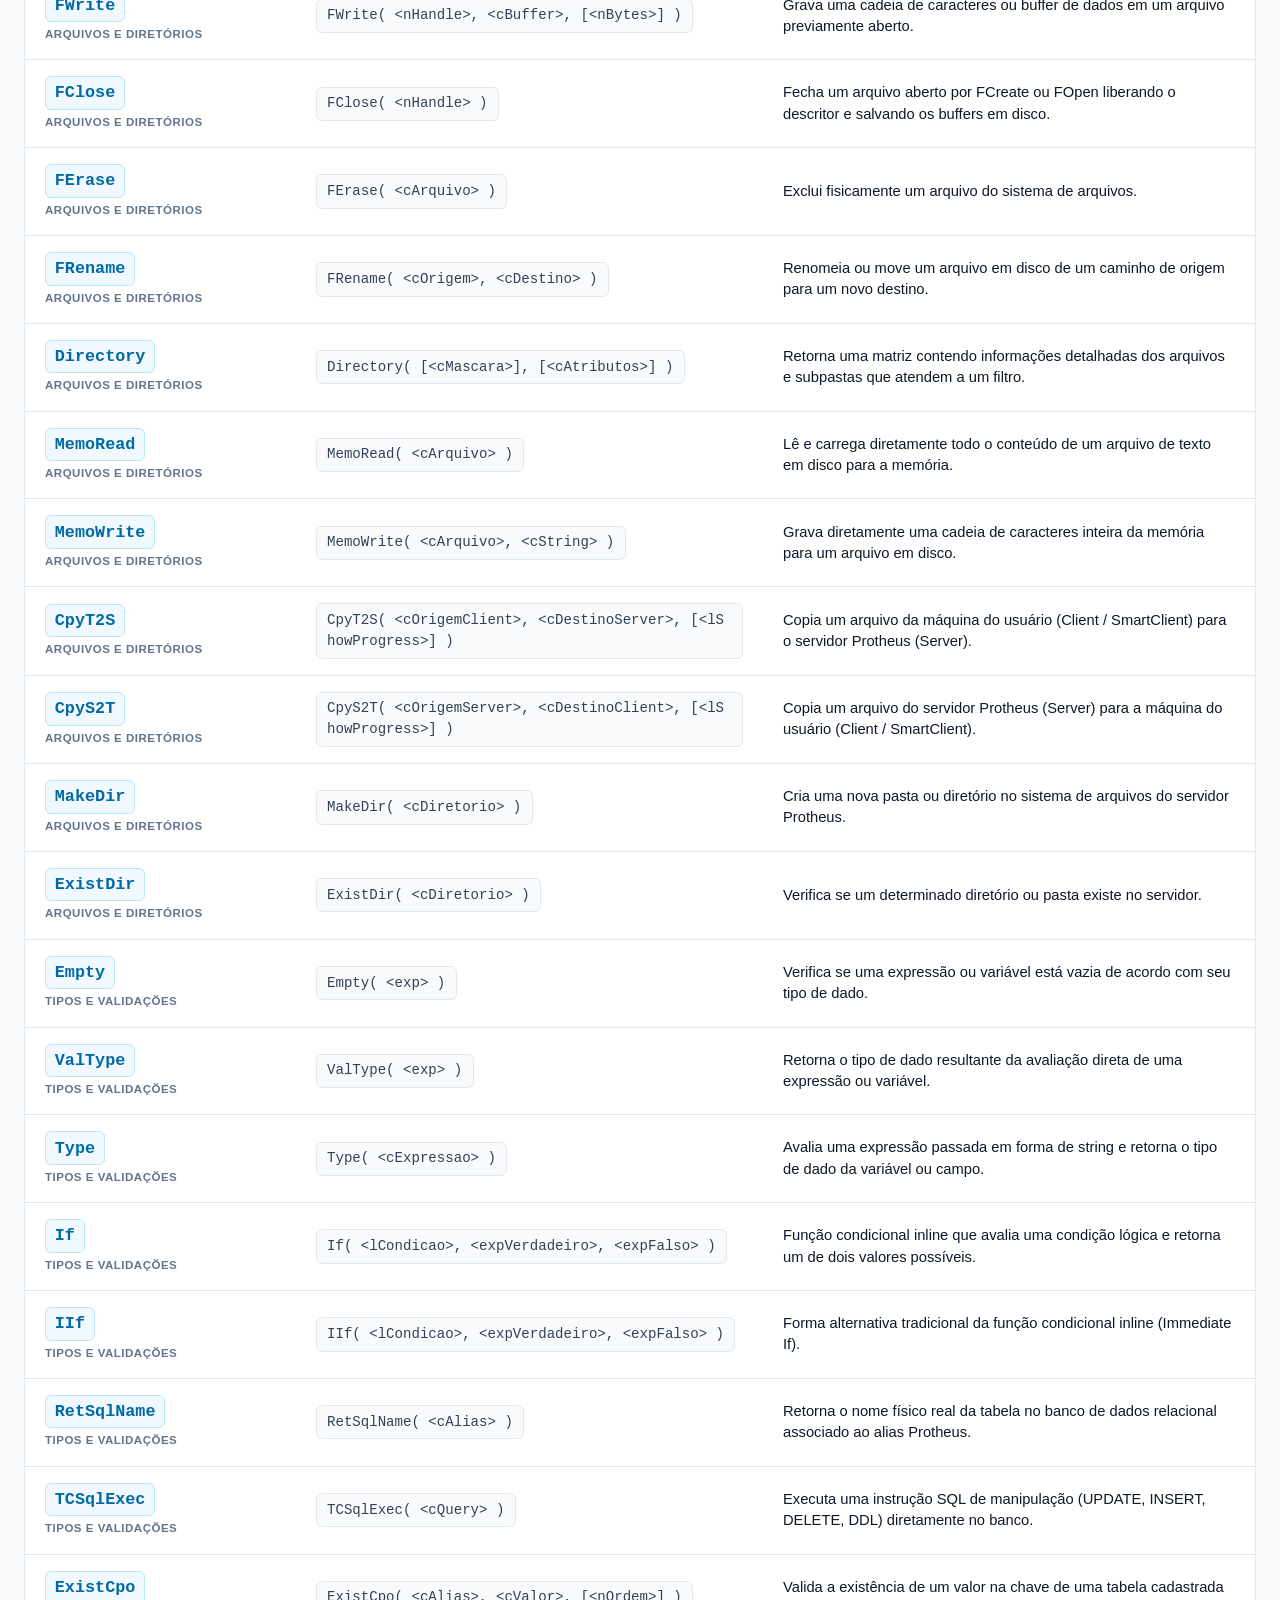
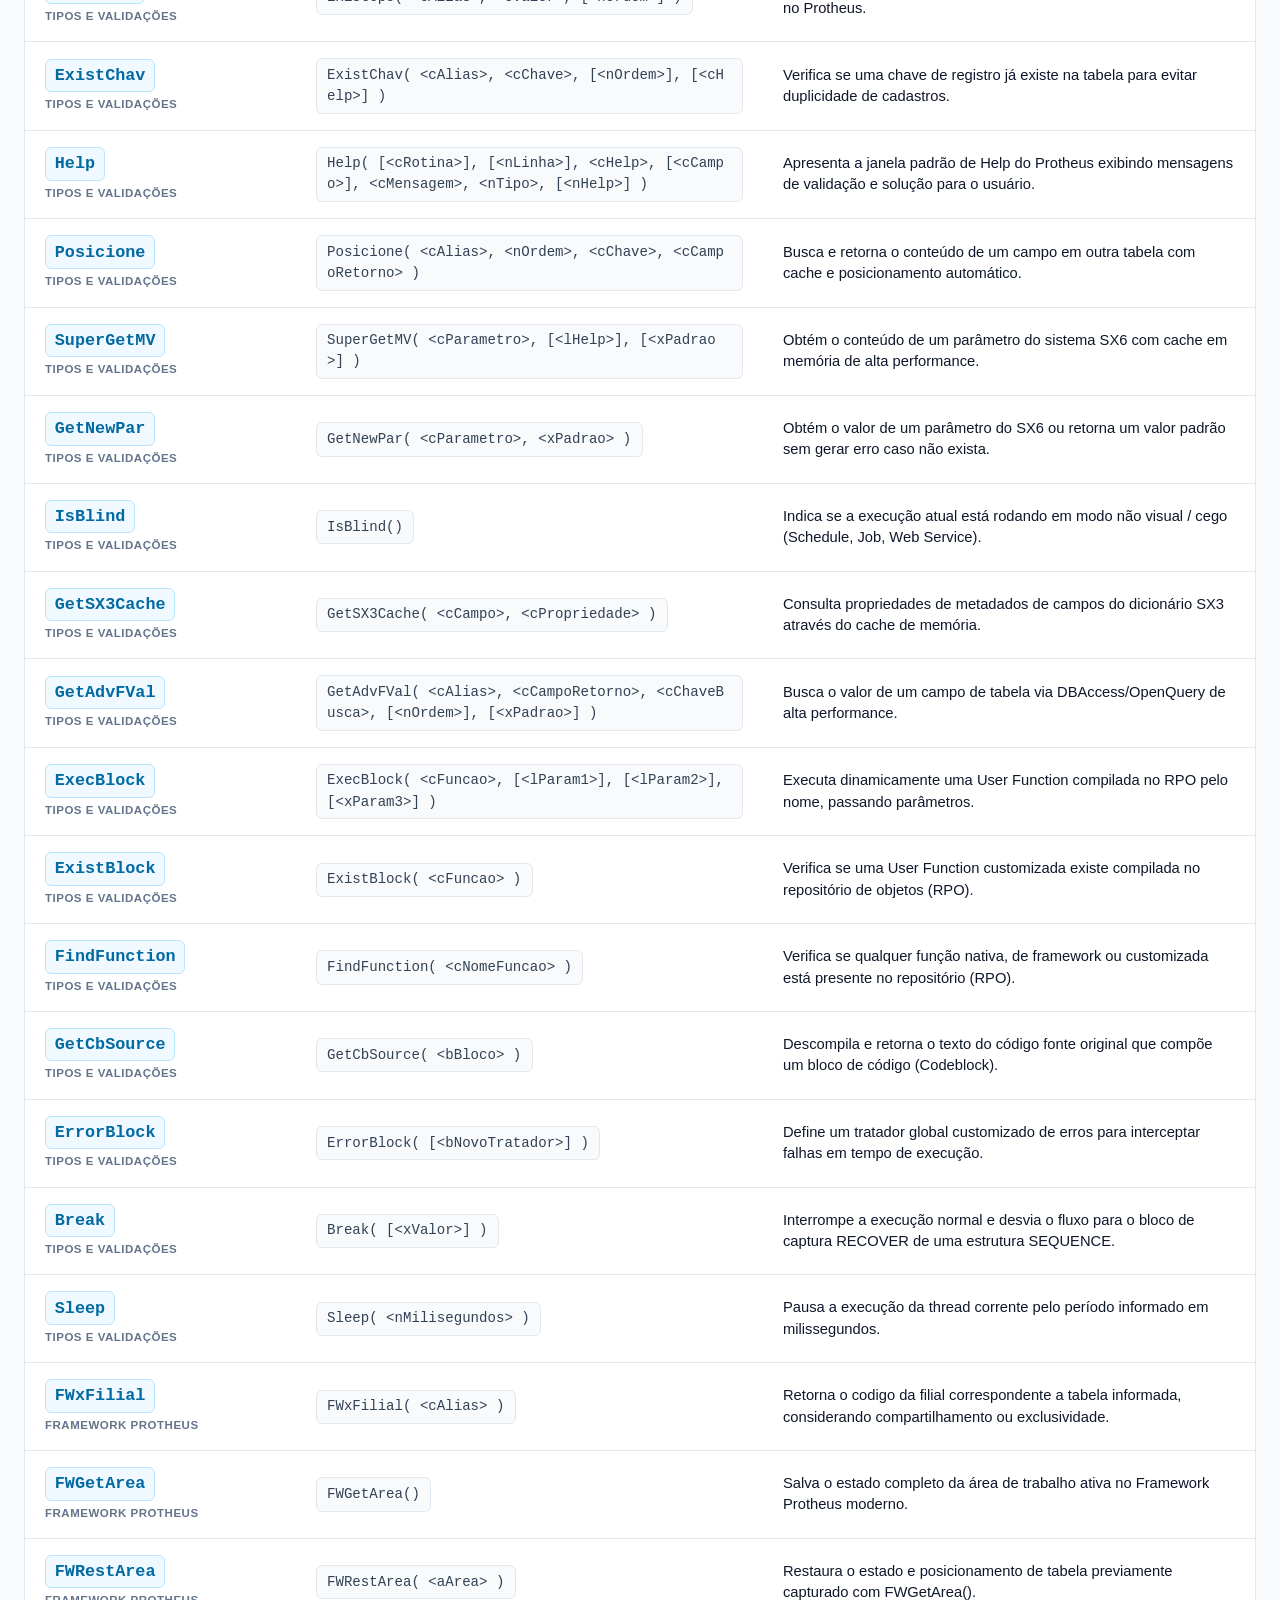
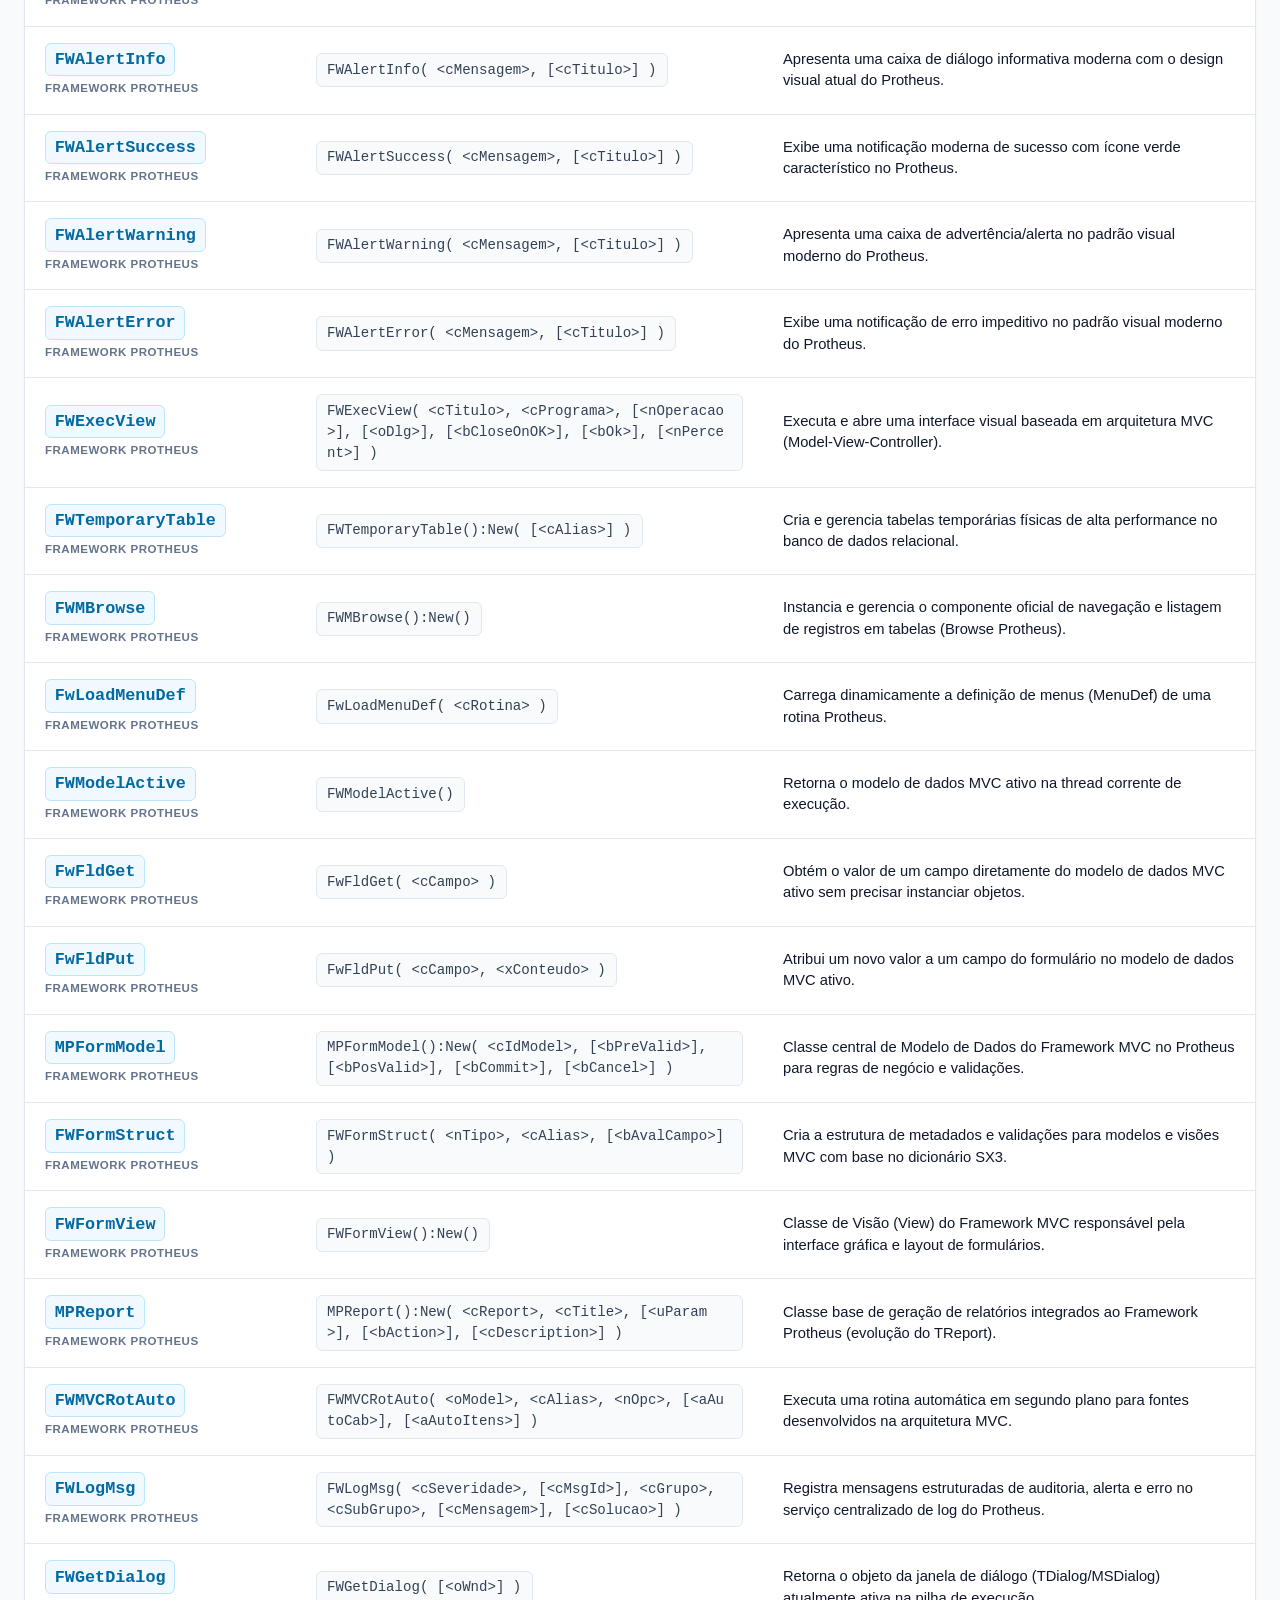
<file: catalogo_advpl/index.html>
<!DOCTYPE html>
<html lang="pt-BR">
<head>
  <meta charset="UTF-8">
  <meta name="viewport" content="width=device-width, initial-scale=1.0">
  <title>Catálogo Técnico de Funções ADVPL - TOTVS Protheus</title>
  <link rel="stylesheet" href="style.css">
</head>
<body>

  <!-- Cabecalho Principal -->
  <header class="app-header">
    <div class="header-container">
      <div class="logo-area">
        <span class="logo-badge">ADVPL</span>
        <div>
          <h1 class="logo-title">Catálogo de Funções ADVPL</h1>
          <p class="logo-subtitle">Documentação Técnica Oficial TOTVS Protheus</p>
        </div>
      </div>
      <div class="header-meta">
        <span class="offline-pill" title="Funcionamento 100% autônomo sem internet">
          <span class="offline-dot"></span>
          100% Offline
        </span>
      </div>
    </div>
  </header>

  <!-- Conteudo Principal -->
  <main class="app-main">

    <!-- TELA 1: LISTAGEM PRINCIPAL -->
    <section id="viewList" class="view-list">
      <!-- Painel de Filtros e Busca -->
      <div class="controls-card">
        <div class="search-box">
          <span class="search-icon">
            <svg width="20" height="20" viewBox="0 0 24 24" fill="none" stroke="currentColor" stroke-width="2" stroke-linecap="round" stroke-linejoin="round">
              <circle cx="11" cy="11" r="8"></circle>
              <line x1="21" y1="21" x2="16.65" y2="16.65"></line>
            </svg>
          </span>
          <input 
            type="text" 
            id="searchInput" 
            class="search-input" 
            placeholder="Buscar por nome da função, sintaxe ou descrição (ex: StrTran, aScan, RecLock)..."
            autocomplete="off"
            spellcheck="false"
          >
          <button type="button" id="clearSearchBtn" class="clear-btn" title="Limpar busca">
            <svg width="18" height="18" viewBox="0 0 24 24" fill="none" stroke="currentColor" stroke-width="2">
              <line x1="18" y1="6" x2="6" y2="18"></line>
              <line x1="6" y1="6" x2="18" y2="18"></line>
            </svg>
          </button>
        </div>

        <div class="categories-bar">
          <span class="category-label">Categorias:</span>
          <div id="categoryFilters" style="display: inline-flex; flex-wrap: wrap; gap: 0.5rem;">
            <!-- Botoes de categoria gerados via JS -->
          </div>
        </div>
      </div>

      <!-- Barra de Metadados -->
      <div class="table-meta-bar">
        <span>Exibindo <span id="filteredCount" class="count-badge">0</span> de <span id="totalCount" class="count-badge">0</span> funções</span>
        <span style="font-size: 0.85rem; color: var(--text-light);">Dica: Clique em qualquer linha para abrir a documentação detalhada</span>
      </div>

      <!-- Tabela Responsiva com as 3 Colunas Obrigatorias -->
      <div id="tableContainer" class="table-container">
        <table class="advpl-table">
          <thead>
            <tr>
              <th class="col-func">1. Função</th>
              <th class="col-syntax">2. Sintaxe</th>
              <th class="col-desc">3. Breve Descrição</th>
            </tr>
          </thead>
          <tbody id="tableBody">
            <!-- Linhas geradas dinamicamente via app.js -->
          </tbody>
        </table>
      </div>

      <!-- Mensagem de Nenhum Resultado -->
      <div id="noResults" class="no-results" style="display: none;">
        <div class="no-results-icon">
          <svg width="48" height="48" viewBox="0 0 24 24" fill="none" stroke="currentColor" stroke-width="1.5">
            <circle cx="11" cy="11" r="8"></circle>
            <line x1="21" y1="21" x2="16.65" y2="16.65"></line>
            <line x1="8" y1="11" x2="14" y2="11"></line>
          </svg>
        </div>
        <h3>Nenhuma função encontrada</h3>
        <p>Verifique o termo digitado ou altere o filtro de categoria selecionado.</p>
      </div>
    </section>

    <!-- TELA 2: DETALHES DEDICADOS DA FUNCAO -->
    <section id="viewDetails" class="view-details">
      <div class="detail-nav-bar">
        <button type="button" id="backToListBtn" class="back-btn">
          <svg width="18" height="18" viewBox="0 0 24 24" fill="none" stroke="currentColor" stroke-width="2.5" stroke-linecap="round" stroke-linejoin="round">
            <line x1="19" y1="12" x2="5" y2="12"></line>
            <polyline points="12 19 5 12 12 5"></polyline>
          </svg>
          ← Voltar para a lista <span style="font-size: 0.8rem; color: var(--text-muted); font-weight: normal; margin-left: 0.35rem;">(ou pressione ESC)</span>
        </button>
      </div>

      <article class="detail-card">
        <!-- Cabecalho do Detalhe -->
        <header class="detail-header">
          <div class="detail-header-top">
            <h2 id="detailTitle" class="detail-func-title">NomeDaFuncao</h2>
            <span id="detailCategory" class="detail-cat-pill">Categoria</span>
          </div>
          <p id="detailQuickDesc" class="detail-quick-desc">Resumo rapido da funcao.</p>
        </header>

        <!-- Corpo dos Detalhes -->
        <div class="detail-body">
          <!-- 1. Sintaxe Completa -->
          <section class="detail-section">
            <h3 class="section-heading">
              <svg width="18" height="18" viewBox="0 0 24 24" fill="none" stroke="currentColor" stroke-width="2">
                <polyline points="16 18 22 12 16 6"></polyline>
                <polyline points="8 6 2 12 8 18"></polyline>
              </svg>
              Sintaxe Oficial
            </h3>
            <pre id="detailSyntax" class="syntax-block">Sintaxe()</pre>
          </section>

          <!-- 2. Tipo de Retorno -->
          <section class="detail-section">
            <h3 class="section-heading">Tipo de Retorno</h3>
            <div class="return-box">
              <span class="return-badge">Retorno:</span>
              <span id="detailReturn">NIL</span>
            </div>
          </section>

          <!-- 3. Descricao Detalhada -->
          <section class="detail-section">
            <h3 class="section-heading">Descrição Detalhada e Comportamento</h3>
            <p id="detailFullDesc" style="color: var(--text-main); line-height: 1.6; font-size: 0.98rem;"></p>
          </section>

          <!-- 4. Parametros -->
          <section class="detail-section">
            <h3 class="section-heading">Parâmetros da Função</h3>
            <div id="detailParamsContainer">
              <!-- Tabela de parametros gerada dinamicamente -->
            </div>
          </section>

          <!-- 5. Exemplo Pratico em ADVPL -->
          <section class="detail-section">
            <h3 class="section-heading">Exemplo Prático em ADVPL</h3>
            <div class="code-container">
              <div class="code-header">
                <span class="code-lang-tag">Código Fonte ADVPL / Protheus</span>
                <button type="button" id="copyCodeBtn" class="copy-btn" title="Copiar código para a área de transferência">
                  <svg width="14" height="14" viewBox="0 0 24 24" fill="none" stroke="currentColor" stroke-width="2">
                    <rect x="9" y="9" width="13" height="13" rx="2" ry="2"></rect>
                    <path d="M5 15H4a2 2 0 0 1-2-2V4a2 2 0 0 1 2-2h9a2 2 0 0 1 2 2v1"></path>
                  </svg>
                  Copiar código
                </button>
              </div>
              <pre id="detailCodeExample" class="code-pre"><code></code></pre>
            </div>
          </section>
        </div>
      </article>
    </section>

  </main>

  <!-- Rodape -->
  <footer class="app-footer">
    <p>Catálogo de Documentação Técnica ADVPL &bull; Arquitetura 100% Offline para Protheus 12 &bull; Sem dependências de rede</p>
  </footer>

  <!-- Scripts de Dados (Carregados localmente via protocolo file://) -->
  <script src="dados/strings.js"></script>
  <script src="dados/arrays.js"></script>
  <script src="dados/datas.js"></script>
  <script src="dados/banco_dados.js"></script>
  <script src="dados/arquivos.js"></script>
  <script src="dados/sistema_tipos.js"></script>
  <script src="dados/framework_fw.js"></script>
  <script src="dados/mensagens_telas.js"></script>
  <script src="dados/matematica.js"></script>
  <script src="dados/integracoes_web.js"></script>
  <script src="dados/ambiente_debug.js"></script>
  <script src="dados/relatorios.js"></script>

  <!-- Script Principal da Aplicacao -->
  <script src="app.js"></script>
</body>
</html>
</file>
<file: catalogo_advpl/style.css>
/* ==========================================================================
   Catalogo de Funcoes ADVPL / TOTVS Protheus - Estilos 100% Offline
   Sem dependencias externas, sem Google Fonts, sem CDNs.
   ========================================================================== */

:root {
  --bg-primary: #f8fafc;
  --bg-surface: #ffffff;
  --bg-subtle: #f1f5f9;
  --bg-highlight: #e2e8f0;
  
  --text-main: #0f172a;
  --text-muted: #64748b;
  --text-light: #94a3b8;
  
  --primary: #0284c7;
  --primary-hover: #0369a1;
  --primary-soft: #e0f2fe;
  --primary-border: #bae6fd;
  
  --brand-totvs: #0f172a;
  --brand-totvs-accent: #38bdf8;
  
  --code-bg: #0f172a;
  --code-text: #f8fafc;
  --code-comment: #94a3b8;
  --code-keyword: #38bdf8;
  --code-string: #4ade80;
  --code-func: #fbbf24;
  
  --border-color: #cbd5e1;
  --border-subtle: #e2e8f0;
  
  --badge-bg: #e2e8f0;
  --badge-text: #334155;
  
  --radius-sm: 6px;
  --radius-md: 10px;
  --radius-lg: 16px;
  
  --shadow-sm: 0 1px 2px 0 rgb(0 0 0 / 0.05);
  --shadow-md: 0 4px 6px -1px rgb(0 0 0 / 0.1), 0 2px 4px -2px rgb(0 0 0 / 0.1);
  --shadow-lg: 0 10px 15px -3px rgb(0 0 0 / 0.1), 0 4px 6px -4px rgb(0 0 0 / 0.1);
  
  --font-sans: -apple-system, BlinkMacSystemFont, "Segoe UI", Roboto, "Helvetica Neue", Arial, sans-serif;
  --font-mono: "Consolas", "Fira Code", "Cascadia Code", "Courier New", monospace;
}

/* Reset basico */
*, *::before, *::after {
  box-sizing: border-box;
  margin: 0;
  padding: 0;
}

body {
  font-family: var(--font-sans);
  background-color: var(--bg-primary);
  color: var(--text-main);
  line-height: 1.5;
  min-height: 100vh;
  display: flex;
  flex-direction: column;
  -webkit-font-smoothing: antialiased;
}

/* Header */
.app-header {
  background: linear-gradient(135deg, #0f172a 0%, #1e293b 100%);
  color: #ffffff;
  padding: 1.25rem 2rem;
  box-shadow: var(--shadow-md);
  position: sticky;
  top: 0;
  z-index: 50;
  border-bottom: 2px solid #0284c7;
}

.header-container {
  max-width: 1300px;
  margin: 0 auto;
  display: flex;
  align-items: center;
  justify-content: space-between;
  flex-wrap: wrap;
  gap: 1rem;
}

.logo-area {
  display: flex;
  align-items: center;
  gap: 0.85rem;
}

.logo-badge {
  background: #0284c7;
  color: #ffffff;
  font-family: var(--font-mono);
  font-weight: 700;
  font-size: 0.9rem;
  padding: 0.35rem 0.65rem;
  border-radius: var(--radius-sm);
  letter-spacing: 1px;
}

.logo-title {
  font-size: 1.35rem;
  font-weight: 700;
  letter-spacing: -0.5px;
}

.logo-subtitle {
  font-size: 0.82rem;
  color: var(--brand-totvs-accent);
  font-weight: 500;
}

.header-meta {
  display: flex;
  align-items: center;
  gap: 0.75rem;
  font-size: 0.85rem;
}

.offline-pill {
  background: rgba(16, 185, 129, 0.2);
  color: #34d399;
  border: 1px solid rgba(52, 211, 153, 0.4);
  padding: 0.25rem 0.75rem;
  border-radius: 9999px;
  font-weight: 600;
  display: inline-flex;
  align-items: center;
  gap: 0.4rem;
}

.offline-dot {
  width: 8px;
  height: 8px;
  border-radius: 50%;
  background-color: #10b981;
}

/* Conteudo Principal */
.app-main {
  flex: 1;
  max-width: 1300px;
  width: 100%;
  margin: 0 auto;
  padding: 2rem 1.5rem;
}

/* Painel de Filtros e Busca */
.controls-card {
  background: var(--bg-surface);
  border-radius: var(--radius-md);
  padding: 1.5rem;
  margin-bottom: 1.5rem;
  box-shadow: var(--shadow-sm);
  border: 1px solid var(--border-subtle);
}

.search-box {
  position: relative;
  margin-bottom: 1.25rem;
}

.search-icon {
  position: absolute;
  left: 1rem;
  top: 50%;
  transform: translateY(-50%);
  color: var(--text-muted);
  pointer-events: none;
  display: flex;
  align-items: center;
}

.search-input {
  width: 100%;
  padding: 0.85rem 1rem 0.85rem 2.85rem;
  font-size: 1rem;
  border: 2px solid var(--border-color);
  border-radius: var(--radius-md);
  outline: none;
  font-family: inherit;
  color: var(--text-main);
  background-color: #ffffff;
  transition: border-color 0.2s, box-shadow 0.2s;
}

.search-input:focus {
  border-color: var(--primary);
  box-shadow: 0 0 0 3px rgba(2, 132, 199, 0.15);
}

.clear-btn {
  position: absolute;
  right: 1rem;
  top: 50%;
  transform: translateY(-50%);
  background: transparent;
  border: none;
  color: var(--text-muted);
  cursor: pointer;
  padding: 0.25rem;
  border-radius: 4px;
  display: none;
}

.clear-btn:hover {
  color: var(--text-main);
  background-color: var(--bg-highlight);
}

/* Categorias */
.categories-bar {
  display: flex;
  flex-wrap: wrap;
  gap: 0.5rem;
  align-items: center;
}

.category-label {
  font-size: 0.85rem;
  font-weight: 600;
  color: var(--text-muted);
  margin-right: 0.5rem;
}

.cat-btn {
  background: var(--bg-subtle);
  border: 1px solid var(--border-subtle);
  color: var(--text-muted);
  font-size: 0.85rem;
  font-weight: 500;
  padding: 0.4rem 0.9rem;
  border-radius: 9999px;
  cursor: pointer;
  transition: all 0.2s;
  font-family: inherit;
}

.cat-btn:hover {
  background: var(--bg-highlight);
  color: var(--text-main);
}

.cat-btn.active {
  background: var(--primary);
  border-color: var(--primary);
  color: #ffffff;
  font-weight: 600;
  box-shadow: 0 2px 4px rgba(2, 132, 199, 0.3);
}

/* Barra de Status da Tabela */
.table-meta-bar {
  display: flex;
  justify-content: space-between;
  align-items: center;
  margin-bottom: 0.75rem;
  padding: 0 0.25rem;
  font-size: 0.9rem;
  color: var(--text-muted);
}

.count-badge {
  font-weight: 600;
  color: var(--text-main);
}

/* Tabela de Funcoes */
.table-container {
  background: var(--bg-surface);
  border-radius: var(--radius-md);
  border: 1px solid var(--border-subtle);
  box-shadow: var(--shadow-sm);
  overflow: hidden;
}

.advpl-table {
  width: 100%;
  border-collapse: collapse;
  text-align: left;
}

.advpl-table thead {
  background-color: #0f172a;
  color: #ffffff;
}

.advpl-table th {
  padding: 1rem 1.25rem;
  font-size: 0.85rem;
  font-weight: 700;
  text-transform: uppercase;
  letter-spacing: 0.5px;
}

.advpl-table th.col-func {
  width: 22%;
}

.advpl-table th.col-syntax {
  width: 38%;
}

.advpl-table th.col-desc {
  width: 40%;
}

.advpl-table tbody tr {
  border-bottom: 1px solid var(--border-subtle);
  cursor: pointer;
  transition: background-color 0.15s ease, transform 0.1s;
}

.advpl-table tbody tr:last-child {
  border-bottom: none;
}

.advpl-table tbody tr:hover {
  background-color: var(--primary-soft);
}

.advpl-table td {
  padding: 1rem 1.25rem;
  vertical-align: middle;
  font-size: 0.92rem;
}

/* Coluna 1: Funcao */
.func-name-cell {
  display: flex;
  flex-direction: column;
  gap: 0.25rem;
}

.func-name-tag {
  font-family: var(--font-mono);
  font-weight: 700;
  font-size: 1.05rem;
  color: #0369a1;
  background: #f0f9ff;
  border: 1px solid #bae6fd;
  display: inline-block;
  padding: 0.2rem 0.55rem;
  border-radius: var(--radius-sm);
  width: fit-content;
}

.func-cat-badge {
  font-size: 0.72rem;
  font-weight: 600;
  text-transform: uppercase;
  color: var(--text-muted);
  letter-spacing: 0.5px;
}

/* Coluna 2: Sintaxe */
.syntax-code {
  font-family: var(--font-mono);
  font-size: 0.88rem;
  color: #334155;
  background-color: #f8fafc;
  padding: 0.35rem 0.65rem;
  border-radius: var(--radius-sm);
  border: 1px solid var(--border-subtle);
  word-break: break-all;
  display: inline-block;
}

/* Coluna 3: Descricao */
.desc-text {
  color: var(--text-main);
  line-height: 1.45;
}

/* Estado de busca vazia */
.no-results {
  text-align: center;
  padding: 4rem 2rem;
  color: var(--text-muted);
}

.no-results-icon {
  margin-bottom: 1rem;
  opacity: 0.5;
}

.no-results h3 {
  font-size: 1.2rem;
  color: var(--text-main);
  margin-bottom: 0.5rem;
}

/* ==========================================================================
   Tela de Detalhes Dedicada
   ========================================================================== */
.view-details {
  display: none; /* Controlado via JS */
}

.detail-nav-bar {
  margin-bottom: 1.5rem;
}

.back-btn {
  background: var(--bg-surface);
  border: 1px solid var(--border-color);
  color: var(--text-main);
  padding: 0.6rem 1.2rem;
  border-radius: var(--radius-sm);
  font-size: 0.95rem;
  font-weight: 600;
  display: inline-flex;
  align-items: center;
  gap: 0.5rem;
  cursor: pointer;
  transition: all 0.2s;
  box-shadow: var(--shadow-sm);
  font-family: inherit;
}

.back-btn:hover {
  background: var(--bg-highlight);
  border-color: var(--text-muted);
}

.detail-card {
  background: var(--bg-surface);
  border-radius: var(--radius-lg);
  border: 1px solid var(--border-subtle);
  box-shadow: var(--shadow-md);
  overflow: hidden;
}

.detail-header {
  background: linear-gradient(135deg, #0f172a 0%, #1e293b 100%);
  color: #ffffff;
  padding: 2rem;
  border-bottom: 3px solid var(--primary);
}

.detail-header-top {
  display: flex;
  align-items: center;
  gap: 1rem;
  margin-bottom: 0.75rem;
  flex-wrap: wrap;
}

.detail-func-title {
  font-family: var(--font-mono);
  font-size: 2.2rem;
  font-weight: 700;
  letter-spacing: -0.5px;
  color: #38bdf8;
}

.detail-cat-pill {
  background: rgba(255, 255, 255, 0.15);
  color: #ffffff;
  font-size: 0.8rem;
  font-weight: 600;
  padding: 0.35rem 0.85rem;
  border-radius: 9999px;
  letter-spacing: 0.5px;
  text-transform: uppercase;
}

.detail-quick-desc {
  font-size: 1.1rem;
  color: #cbd5e1;
  max-width: 900px;
}

.detail-body {
  padding: 2rem;
}

.detail-section {
  margin-bottom: 2rem;
}

.detail-section:last-child {
  margin-bottom: 0;
}

.section-heading {
  font-size: 1.15rem;
  font-weight: 700;
  color: #0f172a;
  margin-bottom: 0.75rem;
  display: flex;
  align-items: center;
  gap: 0.5rem;
  border-bottom: 2px solid var(--bg-highlight);
  padding-bottom: 0.5rem;
}

/* Bloco de Sintaxe */
.syntax-block {
  background-color: #0f172a;
  color: #38bdf8;
  font-family: var(--font-mono);
  font-size: 1rem;
  padding: 1.25rem;
  border-radius: var(--radius-md);
  border-left: 4px solid var(--primary);
  overflow-x: auto;
  white-space: pre-wrap;
  word-break: break-all;
}

/* Retorno */
.return-box {
  background: var(--bg-subtle);
  border: 1px solid var(--border-subtle);
  border-radius: var(--radius-md);
  padding: 1rem 1.25rem;
  font-size: 0.95rem;
  display: flex;
  align-items: center;
  gap: 0.5rem;
}

.return-badge {
  font-weight: 700;
  color: #0369a1;
  background: #e0f2fe;
  padding: 0.2rem 0.5rem;
  border-radius: var(--radius-sm);
  font-size: 0.85rem;
}

/* Tabela de Parametros */
.params-table {
  width: 100%;
  border-collapse: collapse;
  margin-top: 0.5rem;
}

.params-table th {
  background: var(--bg-subtle);
  text-align: left;
  padding: 0.75rem 1rem;
  font-size: 0.82rem;
  font-weight: 700;
  text-transform: uppercase;
  color: var(--text-muted);
  border-bottom: 2px solid var(--border-color);
}

.params-table td {
  padding: 0.85rem 1rem;
  border-bottom: 1px solid var(--border-subtle);
  font-size: 0.92rem;
  vertical-align: top;
}

.param-name {
  font-family: var(--font-mono);
  font-weight: 700;
  color: #0369a1;
}

.param-type {
  font-size: 0.85rem;
  color: var(--text-muted);
  font-weight: 500;
}

.param-req {
  font-size: 0.75rem;
  font-weight: 600;
  padding: 0.15rem 0.45rem;
  border-radius: 4px;
}

.param-req.mandatory {
  background: #fee2e2;
  color: #b91c1c;
}

.param-req.optional {
  background: #f1f5f9;
  color: #475569;
}

/* Bloco de Codigo do Exemplo */
.code-container {
  background-color: var(--code-bg);
  border-radius: var(--radius-md);
  overflow: hidden;
  box-shadow: var(--shadow-md);
  border: 1px solid #1e293b;
}

.code-header {
  background: #1e293b;
  display: flex;
  align-items: center;
  justify-content: space-between;
  padding: 0.65rem 1.25rem;
  border-bottom: 1px solid #334155;
}

.code-lang-tag {
  color: #94a3b8;
  font-family: var(--font-mono);
  font-size: 0.8rem;
  font-weight: 600;
  text-transform: uppercase;
  letter-spacing: 1px;
}

.copy-btn {
  background: #334155;
  color: #f8fafc;
  border: none;
  border-radius: var(--radius-sm);
  padding: 0.35rem 0.75rem;
  font-size: 0.8rem;
  font-weight: 600;
  cursor: pointer;
  display: inline-flex;
  align-items: center;
  gap: 0.4rem;
  transition: all 0.2s;
  font-family: inherit;
}

.copy-btn:hover {
  background: #475569;
}

.copy-btn.copied {
  background: #10b981;
  color: #ffffff;
}

.code-pre {
  margin: 0;
  padding: 1.25rem;
  overflow-x: auto;
  font-family: var(--font-mono);
  font-size: 0.92rem;
  line-height: 1.6;
  color: var(--code-text);
  white-space: pre;
}

/* Footer */
.app-footer {
  background: #0f172a;
  color: #94a3b8;
  text-align: center;
  padding: 1.5rem;
  font-size: 0.85rem;
  border-top: 1px solid #1e293b;
  margin-top: auto;
}

.app-footer a {
  color: #38bdf8;
  text-decoration: none;
}

/* Responsividade */
@media (max-width: 900px) {
  .advpl-table th.col-syntax,
  .advpl-table td.col-syntax {
    display: none;
  }
  
  .advpl-table th.col-func {
    width: 35%;
  }
  
  .advpl-table th.col-desc {
    width: 65%;
  }

  .detail-func-title {
    font-size: 1.75rem;
  }
}

@media (max-width: 640px) {
  .app-header {
    padding: 1rem;
  }

  .app-main {
    padding: 1rem 0.75rem;
  }

  .controls-card {
    padding: 1rem;
  }

  .detail-body {
    padding: 1rem;
  }

  .detail-header {
    padding: 1.25rem 1rem;
  }
}
</file>
